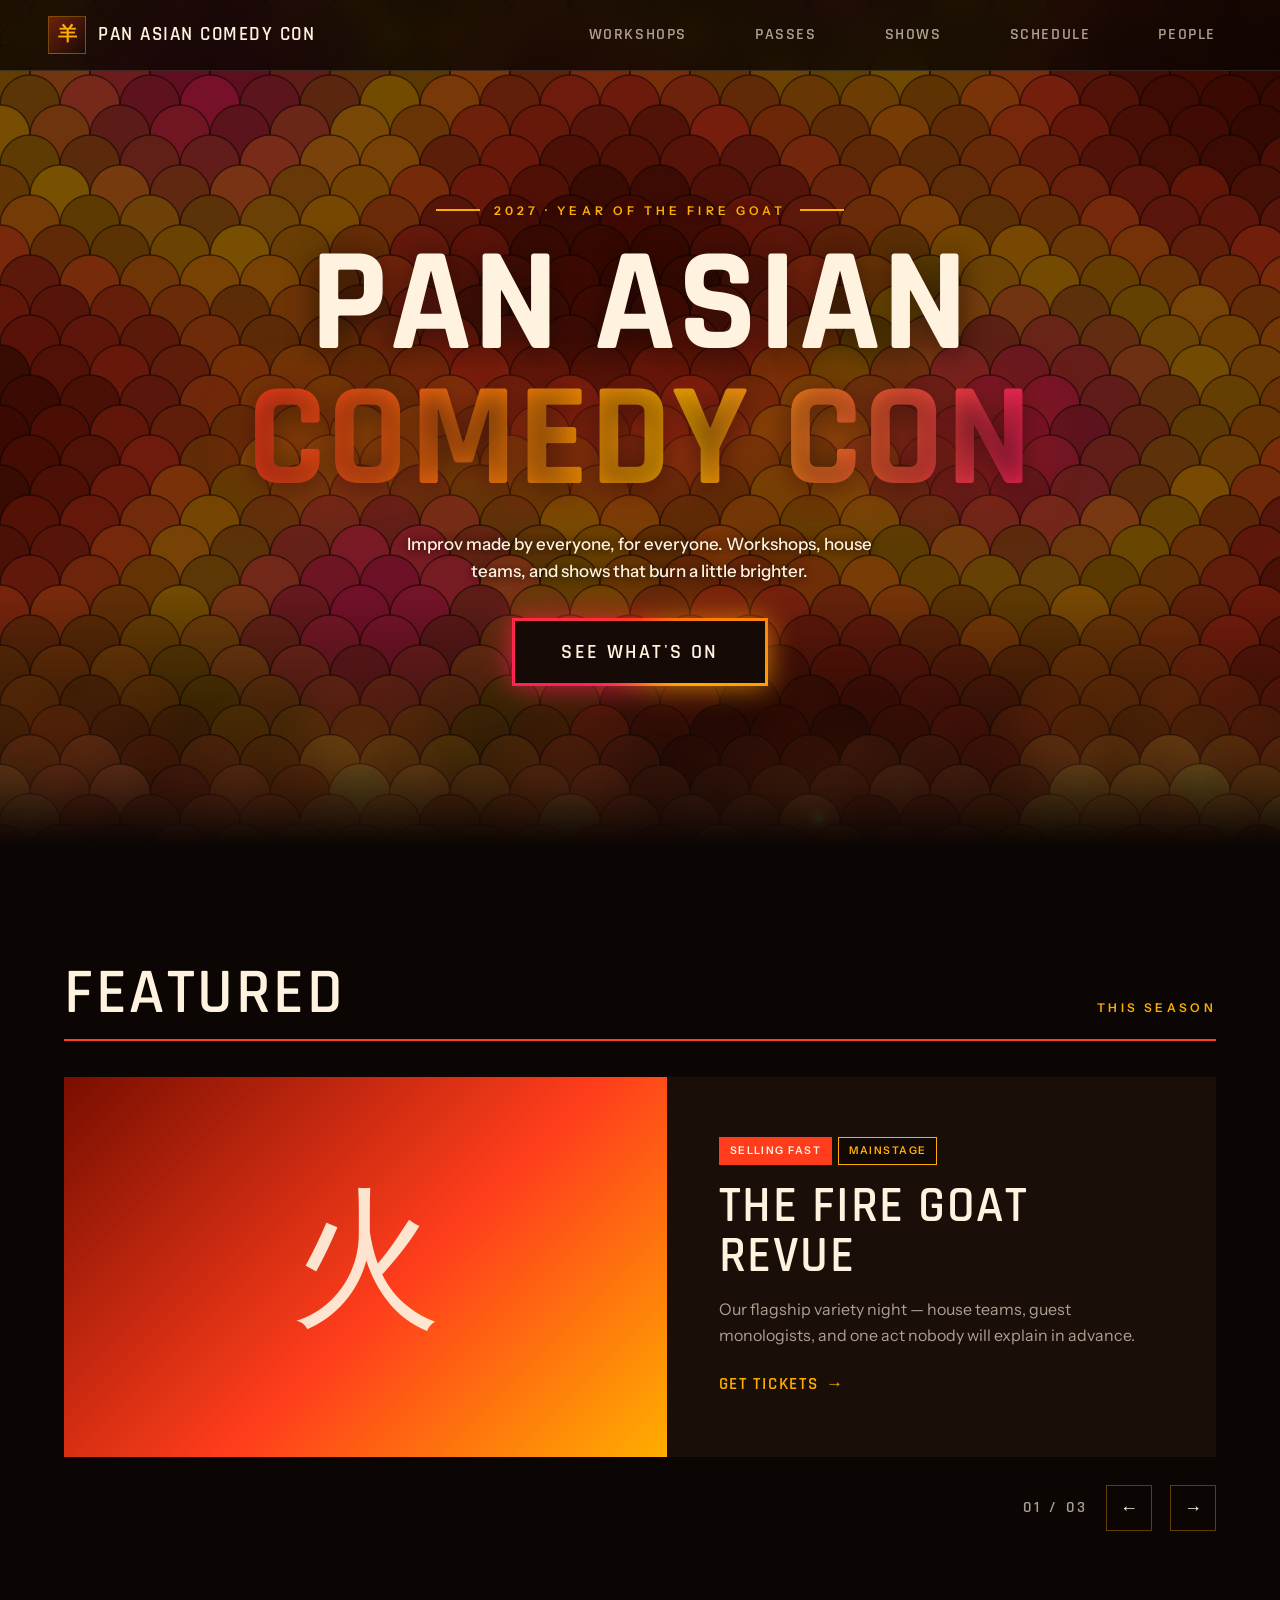
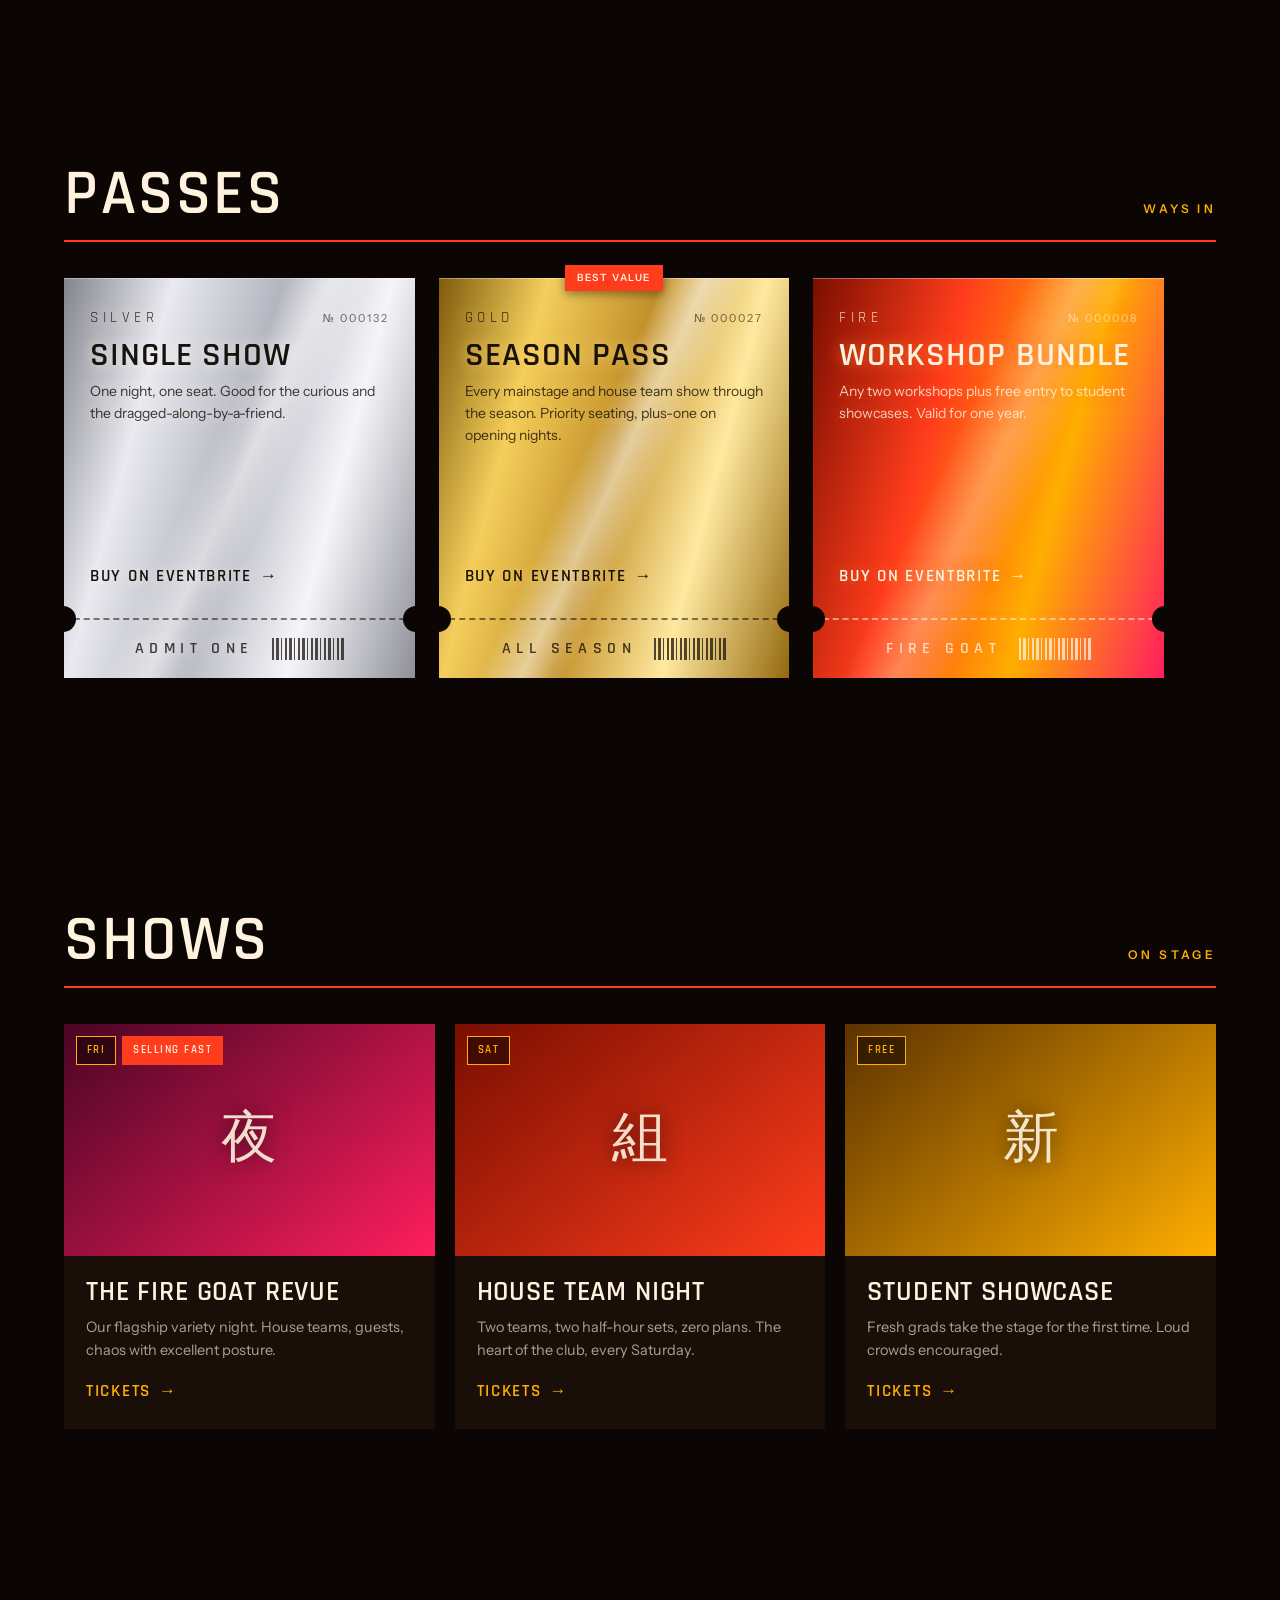
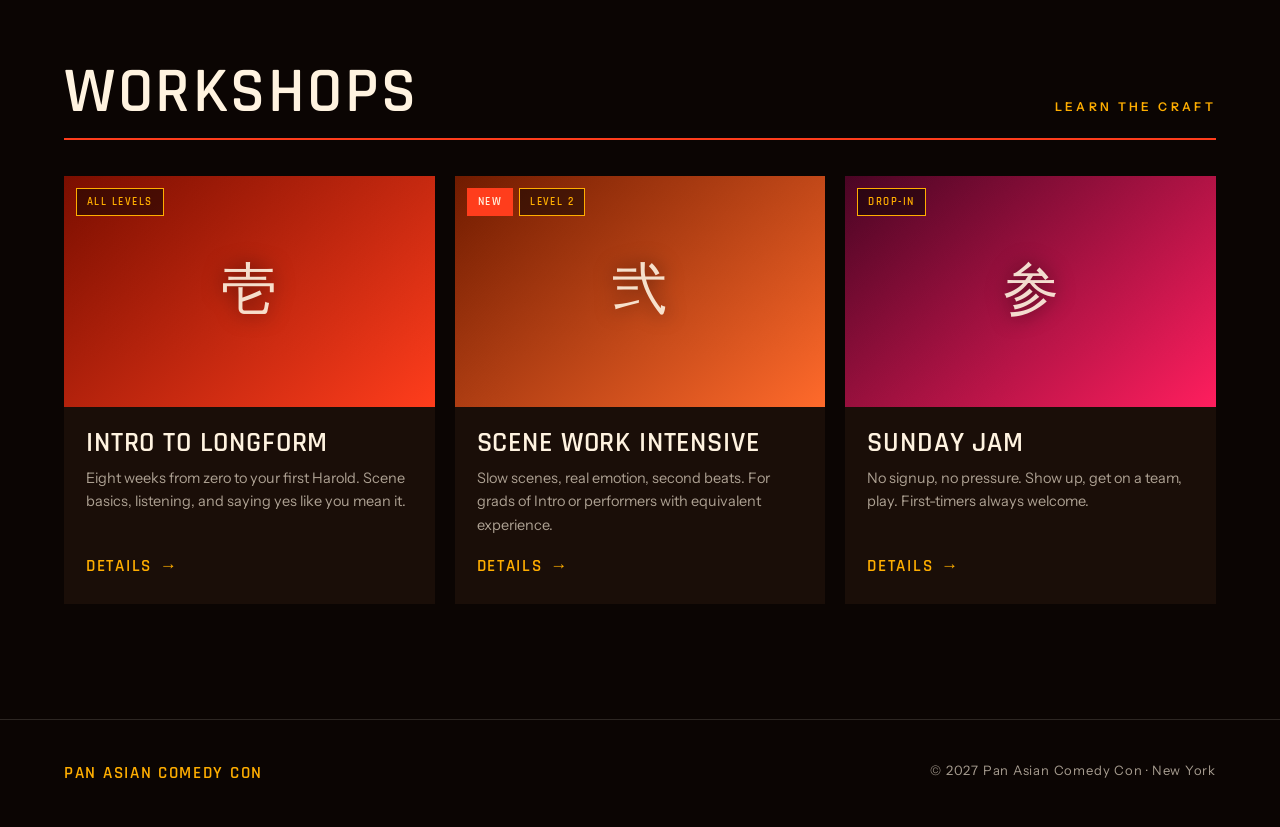
<file: index.html>
<!DOCTYPE html>
<html lang="en">
<head>
<meta charset="UTF-8">
<meta name="viewport" content="width=device-width, initial-scale=1.0">
<title>Pan Asian Comedy Con</title>
<meta name="description" content="Improv, workshops, and shows. NYC. 2027 — Year of the Fire Goat.">
<link rel="preconnect" href="https://fonts.googleapis.com">
<link rel="preconnect" href="https://fonts.gstatic.com" crossorigin>
<link href="https://fonts.googleapis.com/css2?family=Rajdhani:wght@500;600;700&family=Instrument+Sans:wght@400;500;600&display=swap" rel="stylesheet">
<link rel="stylesheet" href="assets/style.css">
</head>
<body>

<nav class="nav" aria-label="Main">
  <a class="brand" href="#top">
    <span class="brand-mark" aria-hidden="true">羊</span>
    <span class="brand-name">Pan Asian Comedy Con</span>
  </a>
  <ul class="nav-links">
    <li><a href="#workshops">Workshops</a></li>
    <li><a href="#passes">Passes</a></li>
    <li><a href="#shows">Shows</a></li>
    <li><a href="schedule.html">Schedule</a></li>
    <li><a href="people.html">People</a></li>
  </ul>
  <button class="nav-toggle" aria-label="Menu" aria-expanded="false">
    <span></span><span></span><span></span>
  </button>
</nav>

<header class="hero" id="top">
  <canvas id="scales" aria-hidden="true"></canvas>
  <div class="hero-inner">
    <span class="eyebrow">2027 · Year of the Fire Goat</span>
    <h1>Pan Asian<br><span class="hot">Comedy Con</span></h1>
    <p>Improv made by everyone, for everyone. Workshops, house teams, and shows that burn a little brighter.</p>
    <a class="hero-cta" href="#shows">See What's On</a>
  </div>
</header>

<!-- ===================== FEATURED ===================== -->
<section class="section" aria-label="Featured">
  <div class="section-head">
    <h2>Featured</h2>
    <span class="kicker">This season</span>
  </div>

  <div class="carousel-wrap">
    <div class="carousel" id="carousel">
      <article class="slide">
        <div class="slide-art art-a" data-glyph="火"></div>
        <div class="slide-body">
          <div class="badges"><span class="badge fill">Selling fast</span><span class="badge">Mainstage</span></div>
          <h3>The Fire Goat Revue</h3>
          <p>Our flagship variety night — house teams, guest monologists, and one act nobody will explain in advance.</p>
          <a class="card-link" href="#shows">Get tickets <span class="arr">→</span></a>
        </div>
      </article>
      <article class="slide">
        <div class="slide-art art-b" data-glyph="初"></div>
        <div class="slide-body">
          <div class="badges"><span class="badge">All levels</span><span class="badge">8 weeks</span></div>
          <h3>Intro to Longform</h3>
          <p>No experience needed. Learn scene work, agreement, and how to find the game — then perform on our stage.</p>
          <a class="card-link" href="#workshops">Learn more <span class="arr">→</span></a>
        </div>
      </article>
      <article class="slide">
        <div class="slide-art art-c" data-glyph="季"></div>
        <div class="slide-body">
          <div class="badges"><span class="badge fill">Best value</span><span class="badge">Members</span></div>
          <h3>Season Pass</h3>
          <p>Every show, all season, one price. Skip the line and bring a friend to opening nights.</p>
          <a class="card-link" href="#passes">See passes <span class="arr">→</span></a>
        </div>
      </article>
    </div>
    <div class="carousel-controls">
      <span class="carousel-counter" id="counter">01 / 03</span>
      <button class="c-btn" id="prev" aria-label="Previous slide">←</button>
      <button class="c-btn" id="next" aria-label="Next slide">→</button>
    </div>
  </div>
</section>

<!-- ===================== PASSES ===================== -->
<section class="section" id="passes">
  <div class="section-head">
    <h2>Passes</h2>
    <span class="kicker">Ways in</span>
  </div>
  <div class="tickets">
    <article class="ticket tk-silver">
      <div class="tk-body">
        <div class="tk-top"><span class="tk-tier">Silver</span><span class="tk-serial">№ 000132</span></div>
        <h3>Single Show</h3>
        <p>One night, one seat. Good for the curious and the dragged-along-by-a-friend.</p>
        <a class="tk-link" href="#">Buy on Eventbrite <span class="arr">→</span></a>
      </div>
      <div class="tk-stub">
        <span class="tk-admit">Admit One</span>
        <div class="tk-barcode" aria-hidden="true"></div>
      </div>
    </article>

    <article class="ticket tk-gold">
      <span class="tk-flag">Best value</span>
      <div class="tk-body">
        <div class="tk-top"><span class="tk-tier">Gold</span><span class="tk-serial">№ 000027</span></div>
        <h3>Season Pass</h3>
        <p>Every mainstage and house team show through the season. Priority seating, plus-one on opening nights.</p>
        <a class="tk-link" href="#">Buy on Eventbrite <span class="arr">→</span></a>
      </div>
      <div class="tk-stub">
        <span class="tk-admit">All Season</span>
        <div class="tk-barcode" aria-hidden="true"></div>
      </div>
    </article>

    <article class="ticket tk-fire">
      <div class="tk-body">
        <div class="tk-top"><span class="tk-tier">Fire</span><span class="tk-serial">№ 000008</span></div>
        <h3>Workshop Bundle</h3>
        <p>Any two workshops plus free entry to student showcases. Valid for one year.</p>
        <a class="tk-link" href="#">Buy on Eventbrite <span class="arr">→</span></a>
      </div>
      <div class="tk-stub">
        <span class="tk-admit">Fire Goat</span>
        <div class="tk-barcode" aria-hidden="true"></div>
      </div>
    </article>
  </div>
</section>

<!-- ===================== SHOWS ===================== -->
<section class="section" id="shows">
  <div class="section-head">
    <h2>Shows</h2>
    <span class="kicker">On stage</span>
  </div>
  <div class="grid" id="shows-grid">
    <article class="card">
      <div class="card-img t-show-1"><span class="glyph">夜</span><div class="badges"><span class="badge">Fri</span><span class="badge fill">Selling fast</span></div></div>
      <div class="card-body">
        <h3>The Fire Goat Revue</h3>
        <p>Our flagship variety night. House teams, guests, chaos with excellent posture.</p>
        <a class="card-link" href="#">Tickets <span class="arr">→</span></a>
      </div>
    </article>
    <article class="card">
      <div class="card-img t-show-2"><span class="glyph">組</span><div class="badges"><span class="badge">Sat</span></div></div>
      <div class="card-body">
        <h3>House Team Night</h3>
        <p>Two teams, two half-hour sets, zero plans. The heart of the club, every Saturday.</p>
        <a class="card-link" href="#">Tickets <span class="arr">→</span></a>
      </div>
    </article>
    <article class="card">
      <div class="card-img t-show-3"><span class="glyph">新</span><div class="badges"><span class="badge">Free</span></div></div>
      <div class="card-body">
        <h3>Student Showcase</h3>
        <p>Fresh grads take the stage for the first time. Loud crowds encouraged.</p>
        <a class="card-link" href="#">Tickets <span class="arr">→</span></a>
      </div>
    </article>
  </div>
</section>

<!-- ===================== WORKSHOPS ===================== -->
<section class="section" id="workshops">
  <div class="section-head">
    <h2>Workshops</h2>
    <span class="kicker">Learn the craft</span>
  </div>
  <div class="grid" id="workshops-grid">
    <article class="card">
      <div class="card-img t-work-1"><span class="glyph">壱</span><div class="badges"><span class="badge">All levels</span></div></div>
      <div class="card-body">
        <h3>Intro to Longform</h3>
        <p>Eight weeks from zero to your first Harold. Scene basics, listening, and saying yes like you mean it.</p>
        <a class="card-link" href="#">Details <span class="arr">→</span></a>
      </div>
    </article>
    <article class="card">
      <div class="card-img t-work-2"><span class="glyph">弐</span><div class="badges"><span class="badge fill">New</span><span class="badge">Level 2</span></div></div>
      <div class="card-body">
        <h3>Scene Work Intensive</h3>
        <p>Slow scenes, real emotion, second beats. For grads of Intro or performers with equivalent experience.</p>
        <a class="card-link" href="#">Details <span class="arr">→</span></a>
      </div>
    </article>
    <article class="card">
      <div class="card-img t-work-3"><span class="glyph">参</span><div class="badges"><span class="badge">Drop-in</span></div></div>
      <div class="card-body">
        <h3>Sunday Jam</h3>
        <p>No signup, no pressure. Show up, get on a team, play. First-timers always welcome.</p>
        <a class="card-link" href="#">Details <span class="arr">→</span></a>
      </div>
    </article>
  </div>
</section>

<footer>
  <span class="mark">Pan Asian Comedy Con</span>
  <span>© 2027 Pan Asian Comedy Con · New York</span>
</footer>

<script src="assets/fire.js"></script>
<script src="assets/sheet.js"></script>
<script>
/* ============ Carousel ============ */
const track = document.getElementById('carousel');
const counter = document.getElementById('counter');
const slideCount = () => track.children.length;
const pad = n => String(n).padStart(2,'0');

const slideWidth = () => track.firstElementChild.getBoundingClientRect().width + 20;
const current = () => Math.round(track.scrollLeft / slideWidth());

document.getElementById('next').addEventListener('click', () => {
  track.scrollTo({left: Math.min(current()+1, slideCount()-1) * slideWidth(), behavior:'smooth'});
});
document.getElementById('prev').addEventListener('click', () => {
  track.scrollTo({left: Math.max(current()-1, 0) * slideWidth(), behavior:'smooth'});
});
track.addEventListener('scroll', () => {
  counter.textContent = `${pad(current()+1)} / ${pad(slideCount())}`;
}, {passive:true});
</script>
</body>
</html>
</file>
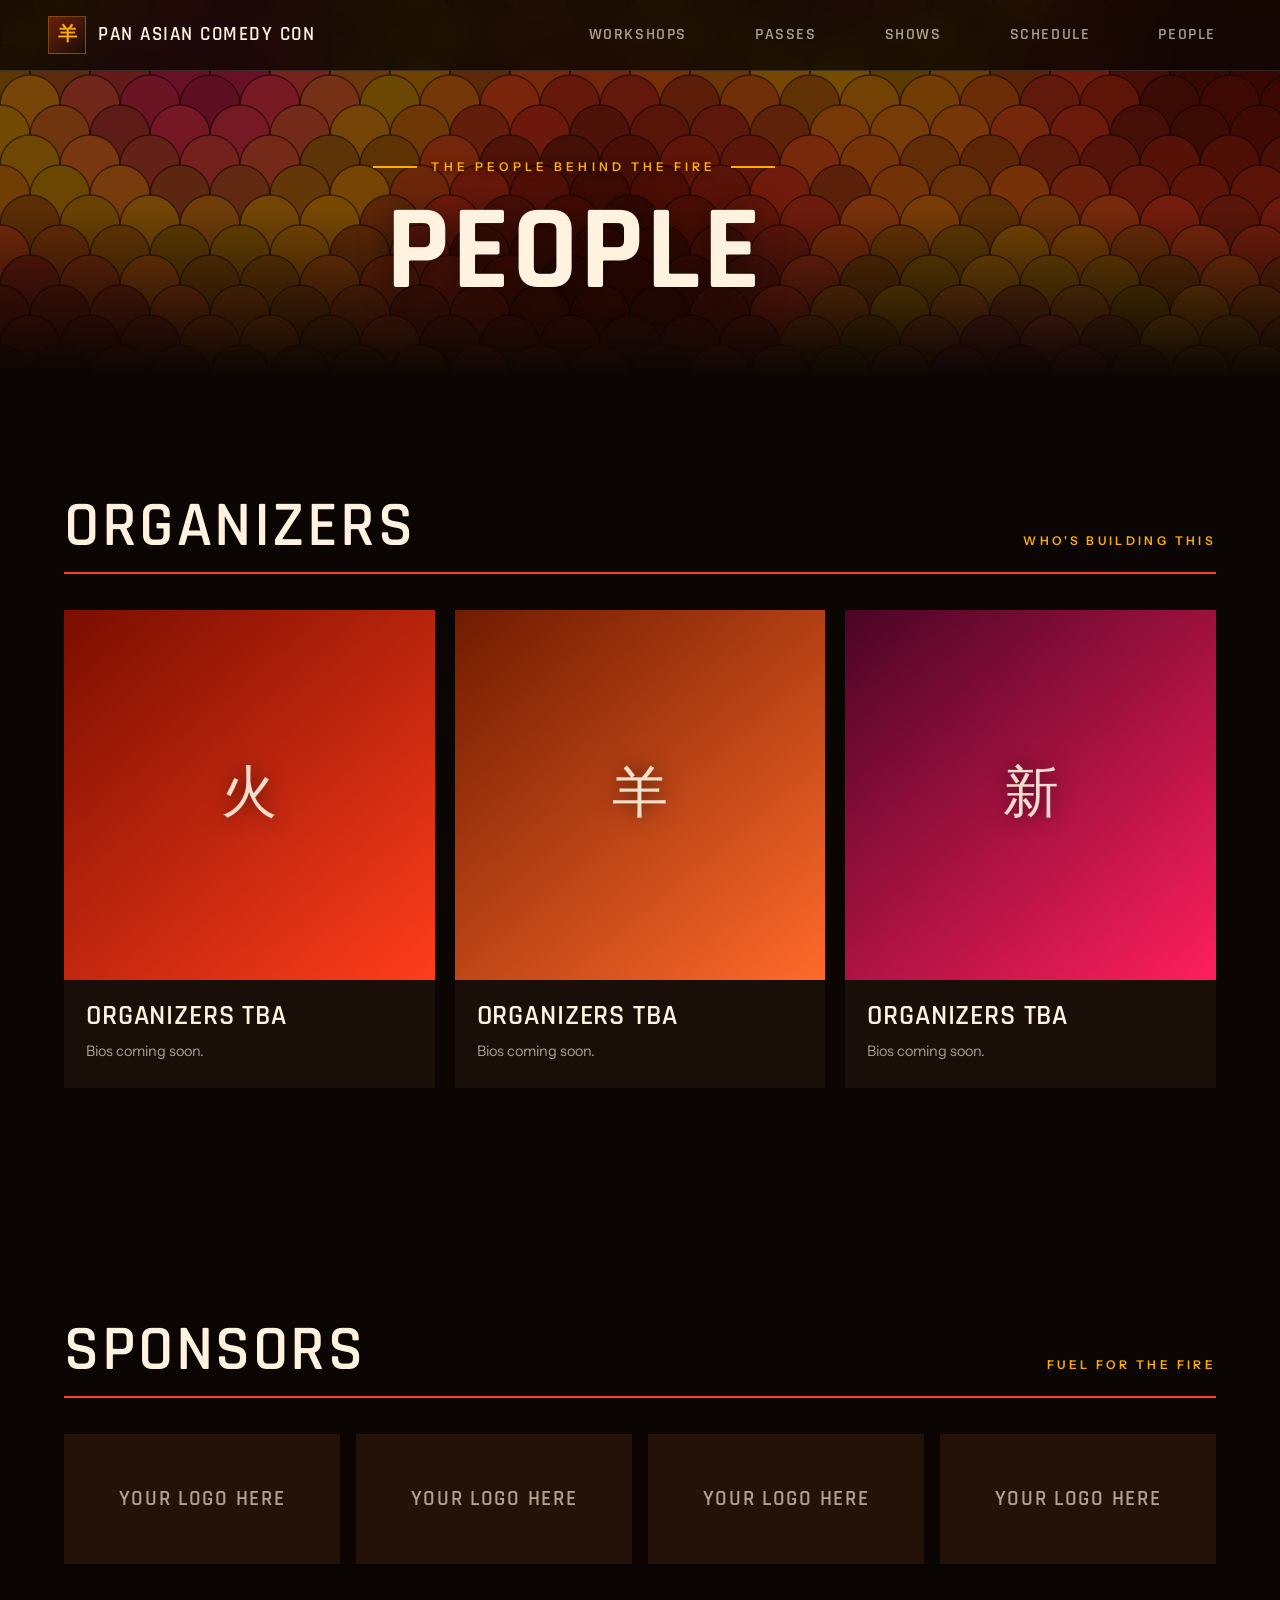
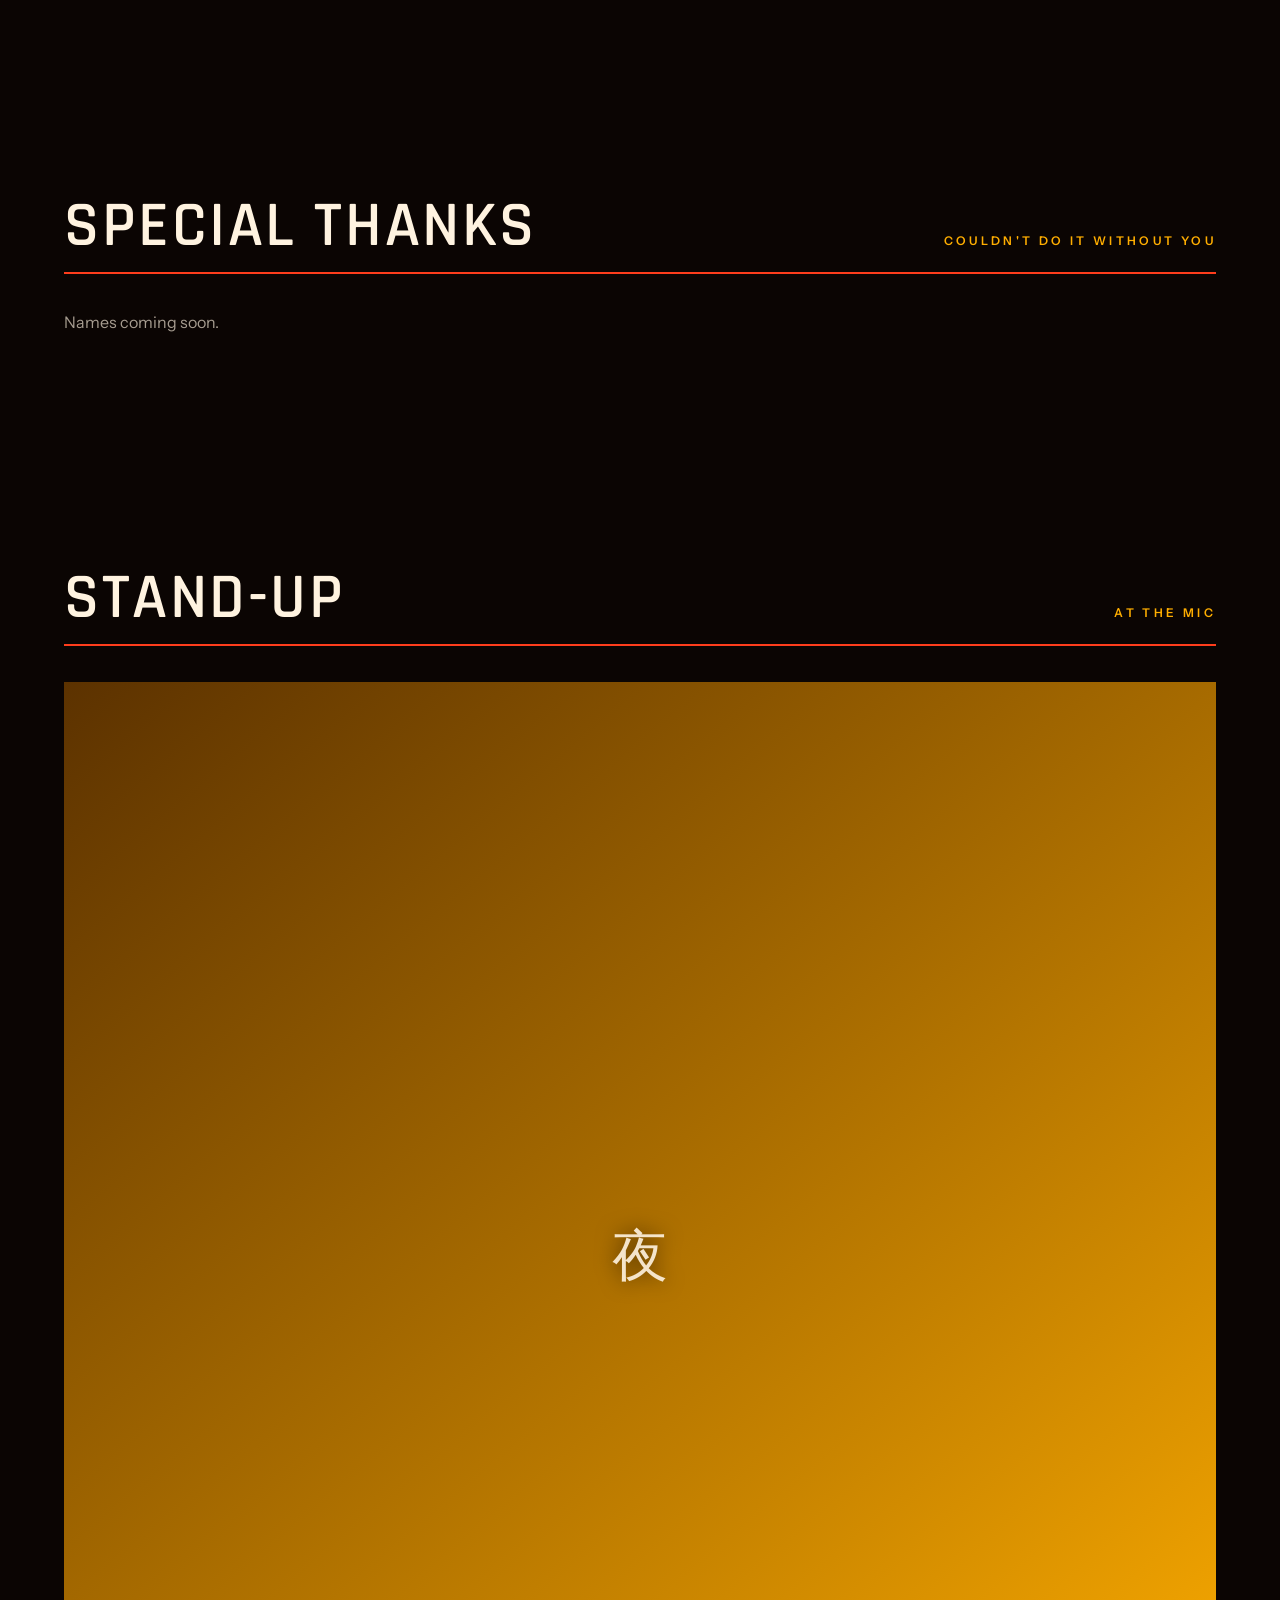
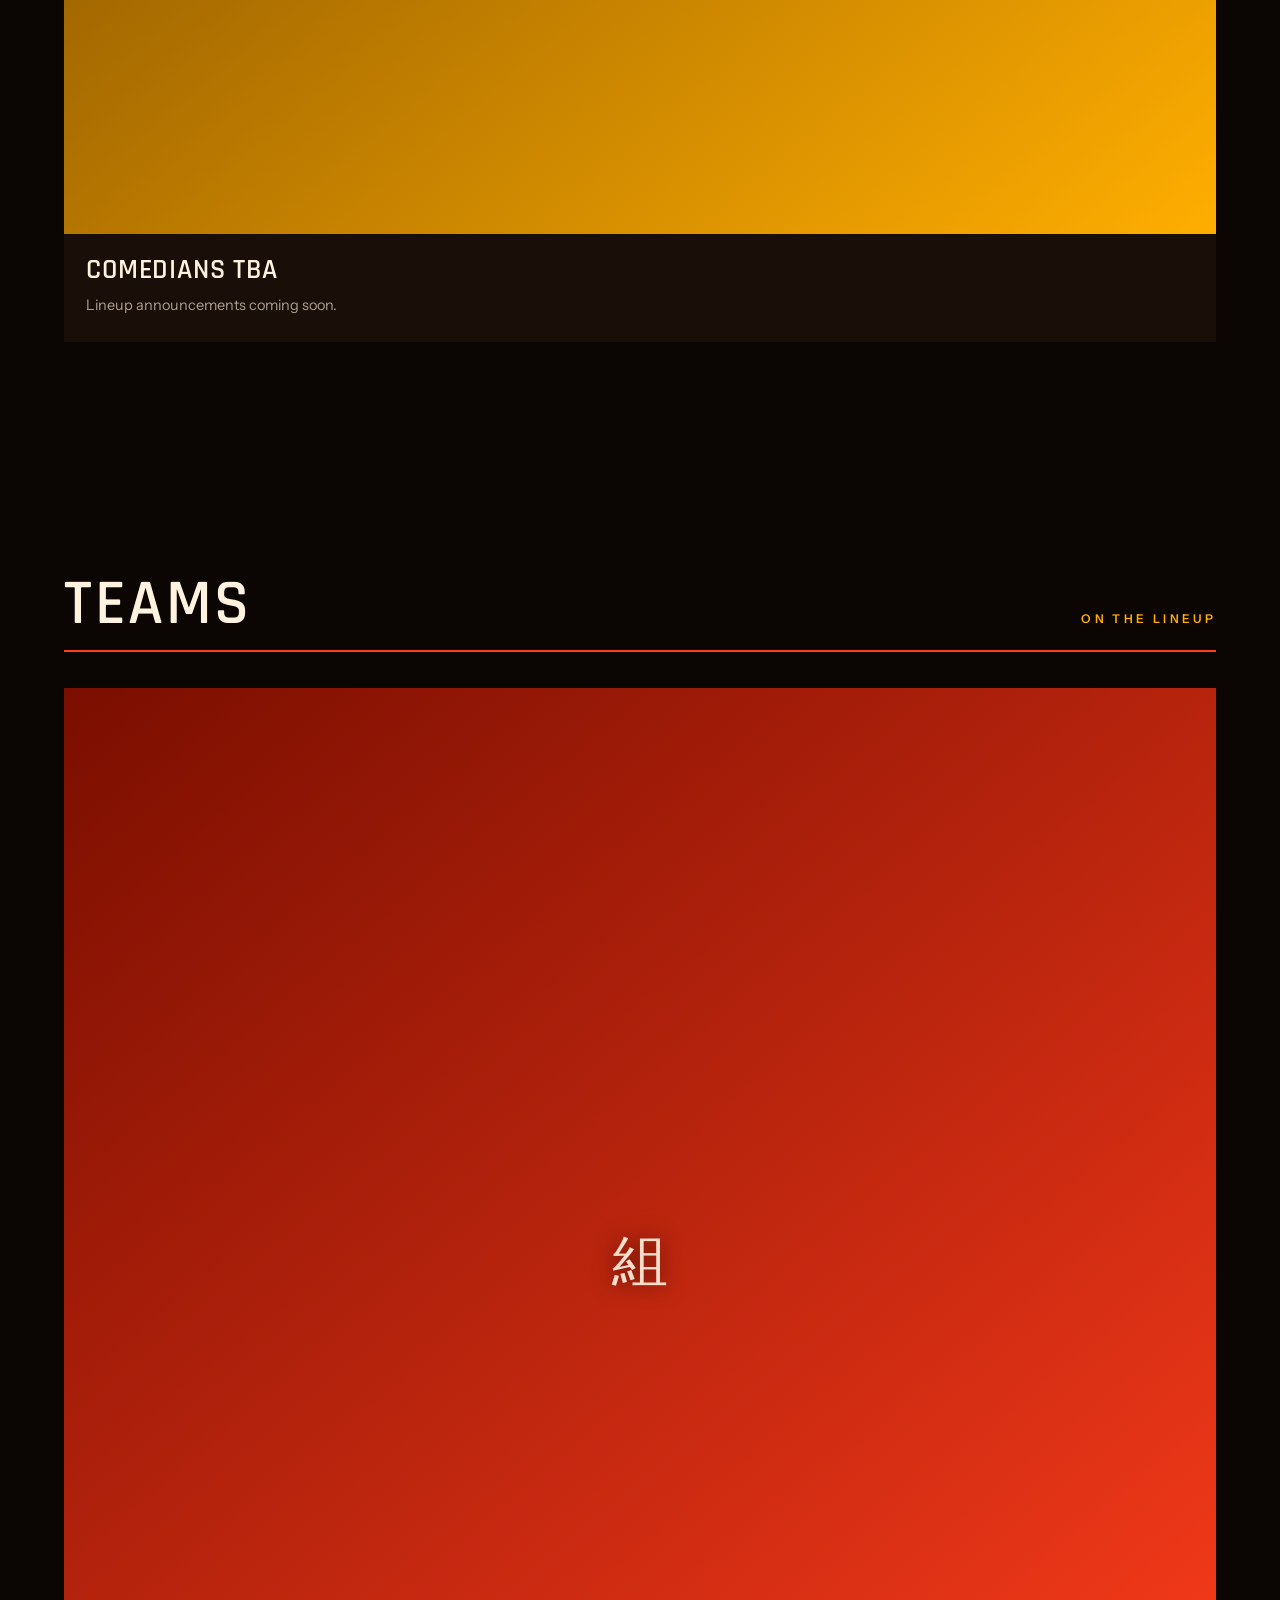
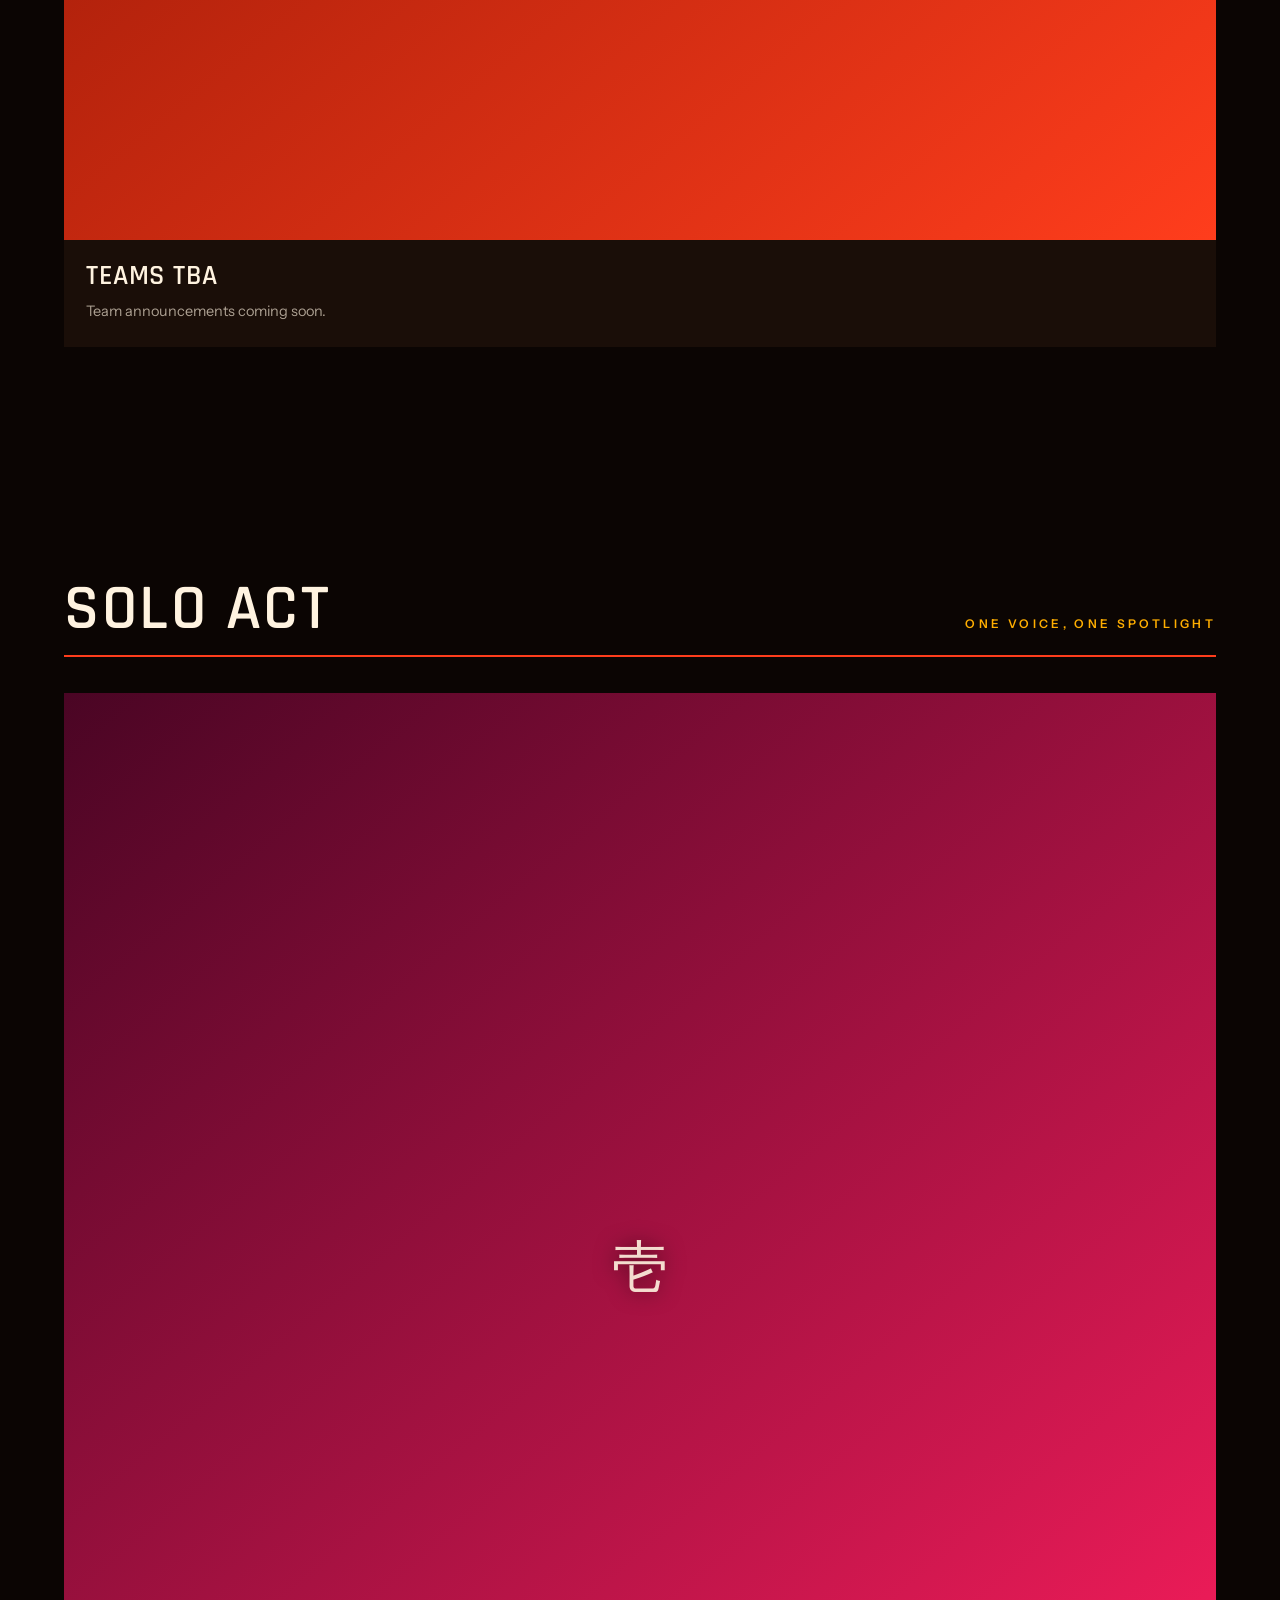
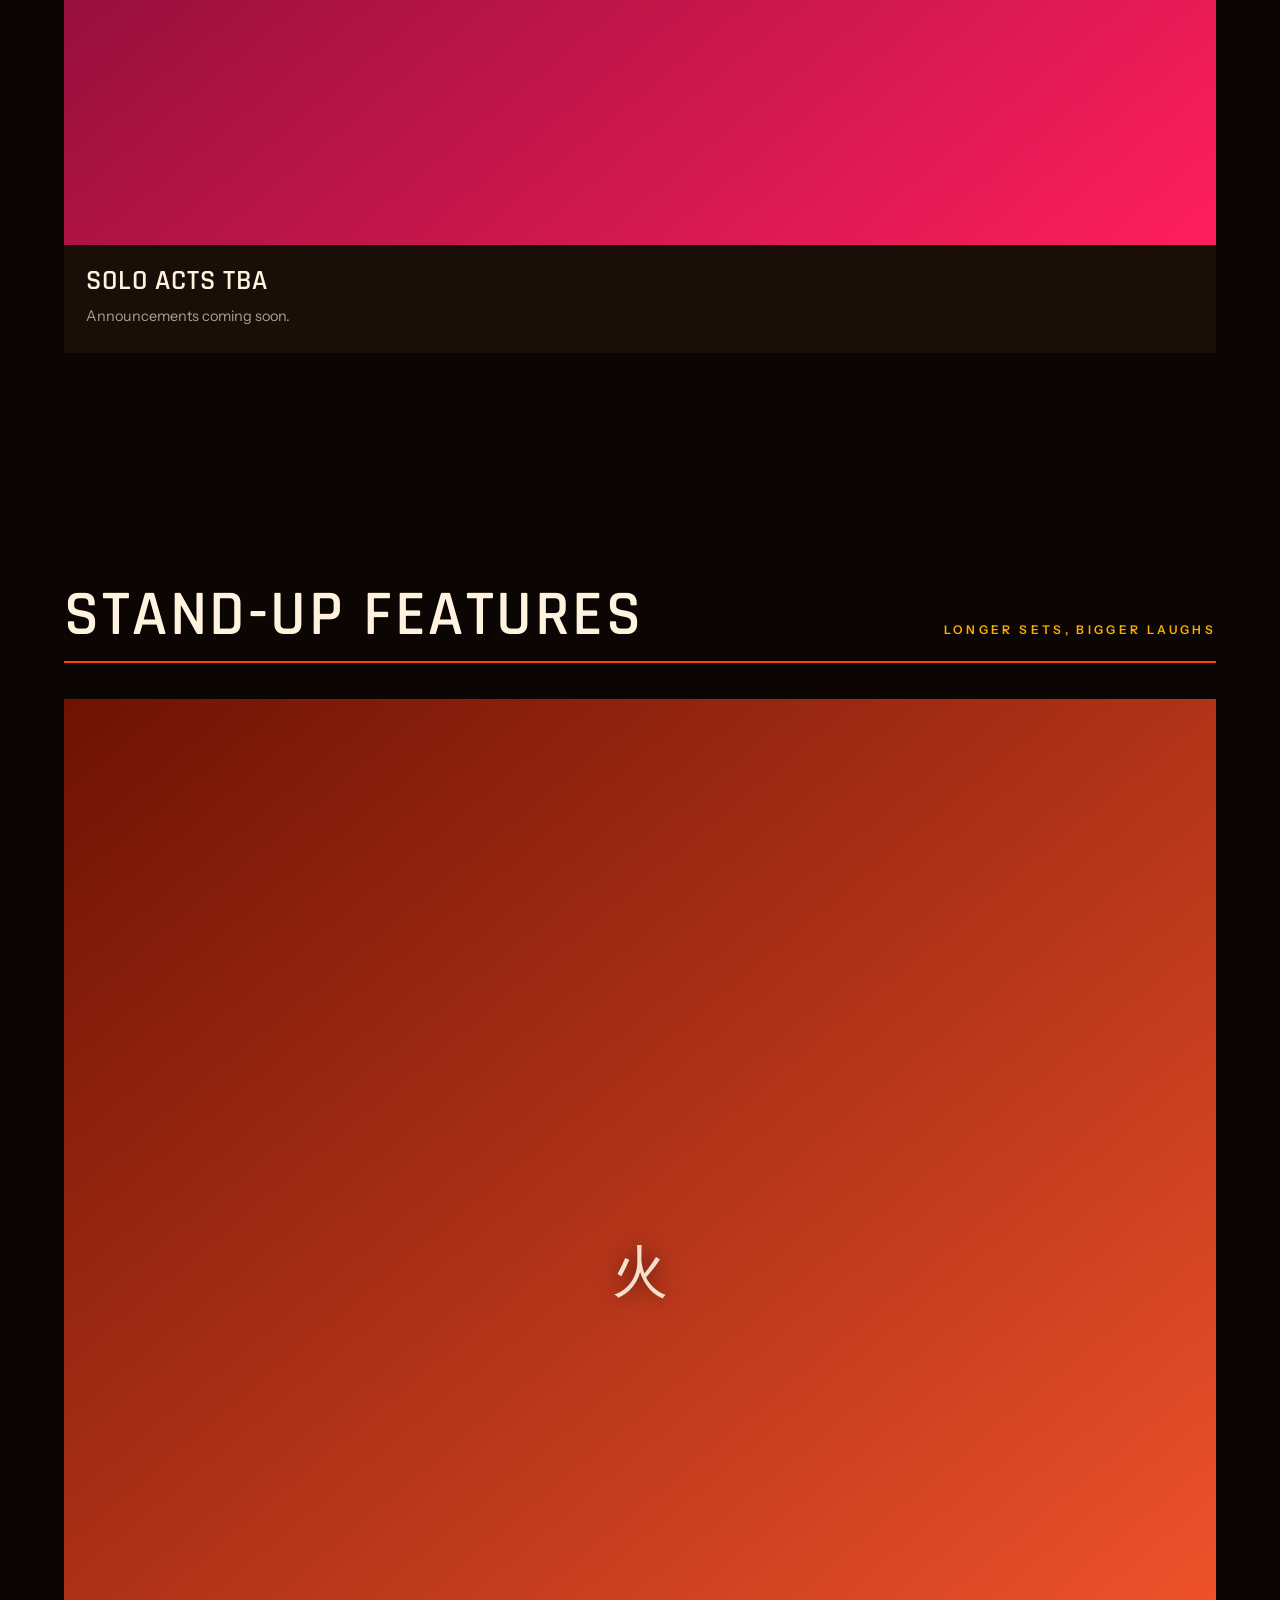
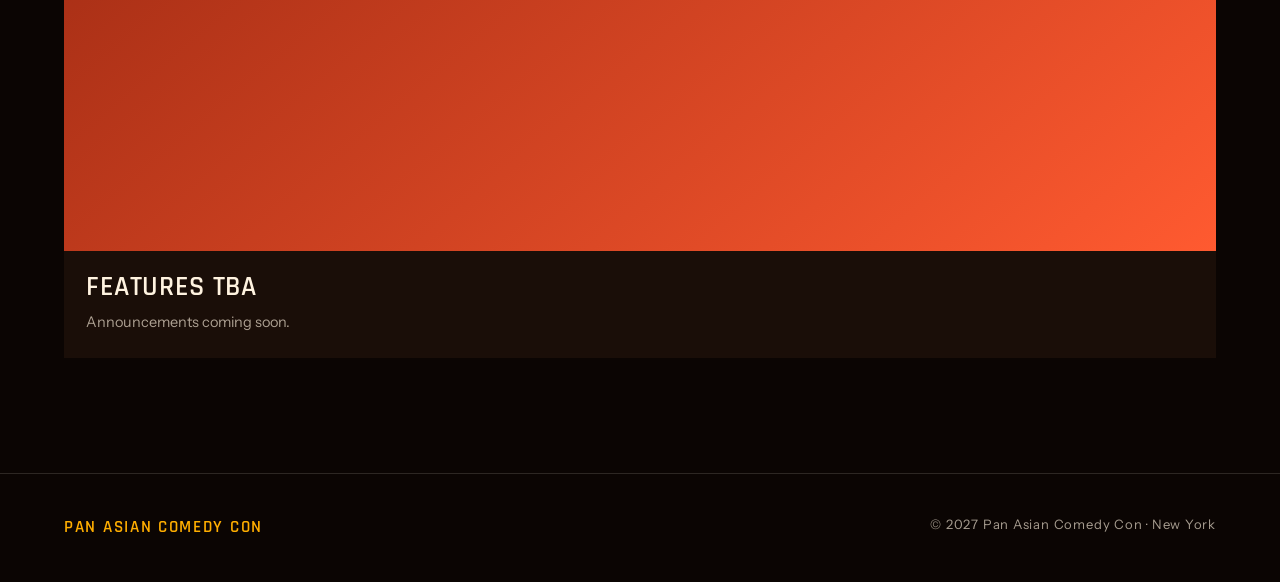
<file: people.html>
<!DOCTYPE html>
<html lang="en">
<head>
<meta charset="UTF-8">
<meta name="viewport" content="width=device-width, initial-scale=1.0">
<title>People — Pan Asian Comedy Con</title>
<link rel="preconnect" href="https://fonts.googleapis.com">
<link rel="preconnect" href="https://fonts.gstatic.com" crossorigin>
<link href="https://fonts.googleapis.com/css2?family=Rajdhani:wght@500;600;700&family=Instrument+Sans:wght@400;500;600&display=swap" rel="stylesheet">
<link rel="stylesheet" href="assets/style.css">
</head>
<body class="page-people">
<nav class="nav" aria-label="Main">
  <a class="brand" href="index.html">
    <span class="brand-mark" aria-hidden="true">羊</span>
    <span class="brand-name">Pan Asian Comedy Con</span>
  </a>
  <ul class="nav-links">
    <li><a href="index.html#workshops">Workshops</a></li>
    <li><a href="index.html#passes">Passes</a></li>
    <li><a href="index.html#shows">Shows</a></li>
    <li><a href="schedule.html">Schedule</a></li>
    <li><a href="people.html">People</a></li>
  </ul>
  <button class="nav-toggle" aria-label="Menu" aria-expanded="false">
    <span></span><span></span><span></span>
  </button>
</nav>

<header class="page-hero" id="top">
  <canvas id="scales" data-static aria-hidden="true"></canvas>
  <div class="hero-inner">
    <span class="eyebrow">The people behind the fire</span>
    <h1>People</h1>
  </div>
</header>

<section class="section" id="organizers">
  <div class="section-head">
    <h2>Organizers</h2>
    <span class="kicker">Who's building this</span>
  </div>
  <div class="grid" id="organizers-grid">
    <article class="card person">
      <div class="card-img t-work-1"><span class="glyph">火</span></div>
      <div class="card-body">
        <h3>Organizers TBA</h3>
        <p>Bios coming soon.</p>
      </div>
    </article>
    <article class="card person">
      <div class="card-img t-work-2"><span class="glyph">羊</span></div>
      <div class="card-body">
        <h3>Organizers TBA</h3>
        <p>Bios coming soon.</p>
      </div>
    </article>
    <article class="card person">
      <div class="card-img t-work-3"><span class="glyph">新</span></div>
      <div class="card-body">
        <h3>Organizers TBA</h3>
        <p>Bios coming soon.</p>
      </div>
    </article>
  </div>
</section>

<section class="section" id="sponsors">
  <div class="section-head">
    <h2>Sponsors</h2>
    <span class="kicker">Fuel for the fire</span>
  </div>
  <div class="sponsors" id="sponsors-grid">
    <div class="sponsor"><span>Your logo here</span></div>
    <div class="sponsor"><span>Your logo here</span></div>
    <div class="sponsor"><span>Your logo here</span></div>
    <div class="sponsor"><span>Your logo here</span></div>
  </div>
</section>

<section class="section" id="special-thanks">
  <div class="section-head">
    <h2>Special Thanks</h2>
    <span class="kicker">Couldn't do it without you</span>
  </div>
  <div class="thanks-list" id="special-thanks-list">
    <p style="color:var(--paper-dim)">Names coming soon.</p>
  </div>
</section>

<section class="section" id="standup">
  <div class="section-head">
    <h2>Stand-Up</h2>
    <span class="kicker">At the mic</span>
  </div>
  <div class="grid" id="standup-grid">
    <article class="card person">
      <div class="card-img t-pass-1"><span class="glyph">夜</span></div>
      <div class="card-body"><h3>Comedians TBA</h3><p>Lineup announcements coming soon.</p></div>
    </article>
  </div>
</section>

<section class="section" id="teams">
  <div class="section-head">
    <h2>Teams</h2>
    <span class="kicker">On the lineup</span>
  </div>
  <div class="grid" id="teams-grid">
    <article class="card person">
      <div class="card-img t-work-1"><span class="glyph">組</span></div>
      <div class="card-body"><h3>Teams TBA</h3><p>Team announcements coming soon.</p></div>
    </article>
  </div>
</section>

<section class="section" id="solo">
  <div class="section-head">
    <h2>Solo Act</h2>
    <span class="kicker">One voice, one spotlight</span>
  </div>
  <div class="grid" id="solo-grid">
    <article class="card person">
      <div class="card-img t-show-1"><span class="glyph">壱</span></div>
      <div class="card-body"><h3>Solo Acts TBA</h3><p>Announcements coming soon.</p></div>
    </article>
  </div>
</section>

<section class="section" id="standup-features">
  <div class="section-head">
    <h2>Stand-Up Features</h2>
    <span class="kicker">Longer sets, bigger laughs</span>
  </div>
  <div class="grid" id="standup-features-grid">
    <article class="card person">
      <div class="card-img t-pass-3"><span class="glyph">火</span></div>
      <div class="card-body"><h3>Features TBA</h3><p>Announcements coming soon.</p></div>
    </article>
  </div>
</section>

<footer>
  <span class="mark">Pan Asian Comedy Con</span>
  <span>© 2027 Pan Asian Comedy Con · New York</span>
</footer>

<script src="assets/fire.js"></script>
<script src="assets/sheet.js"></script>
</body>
</html>
</file>
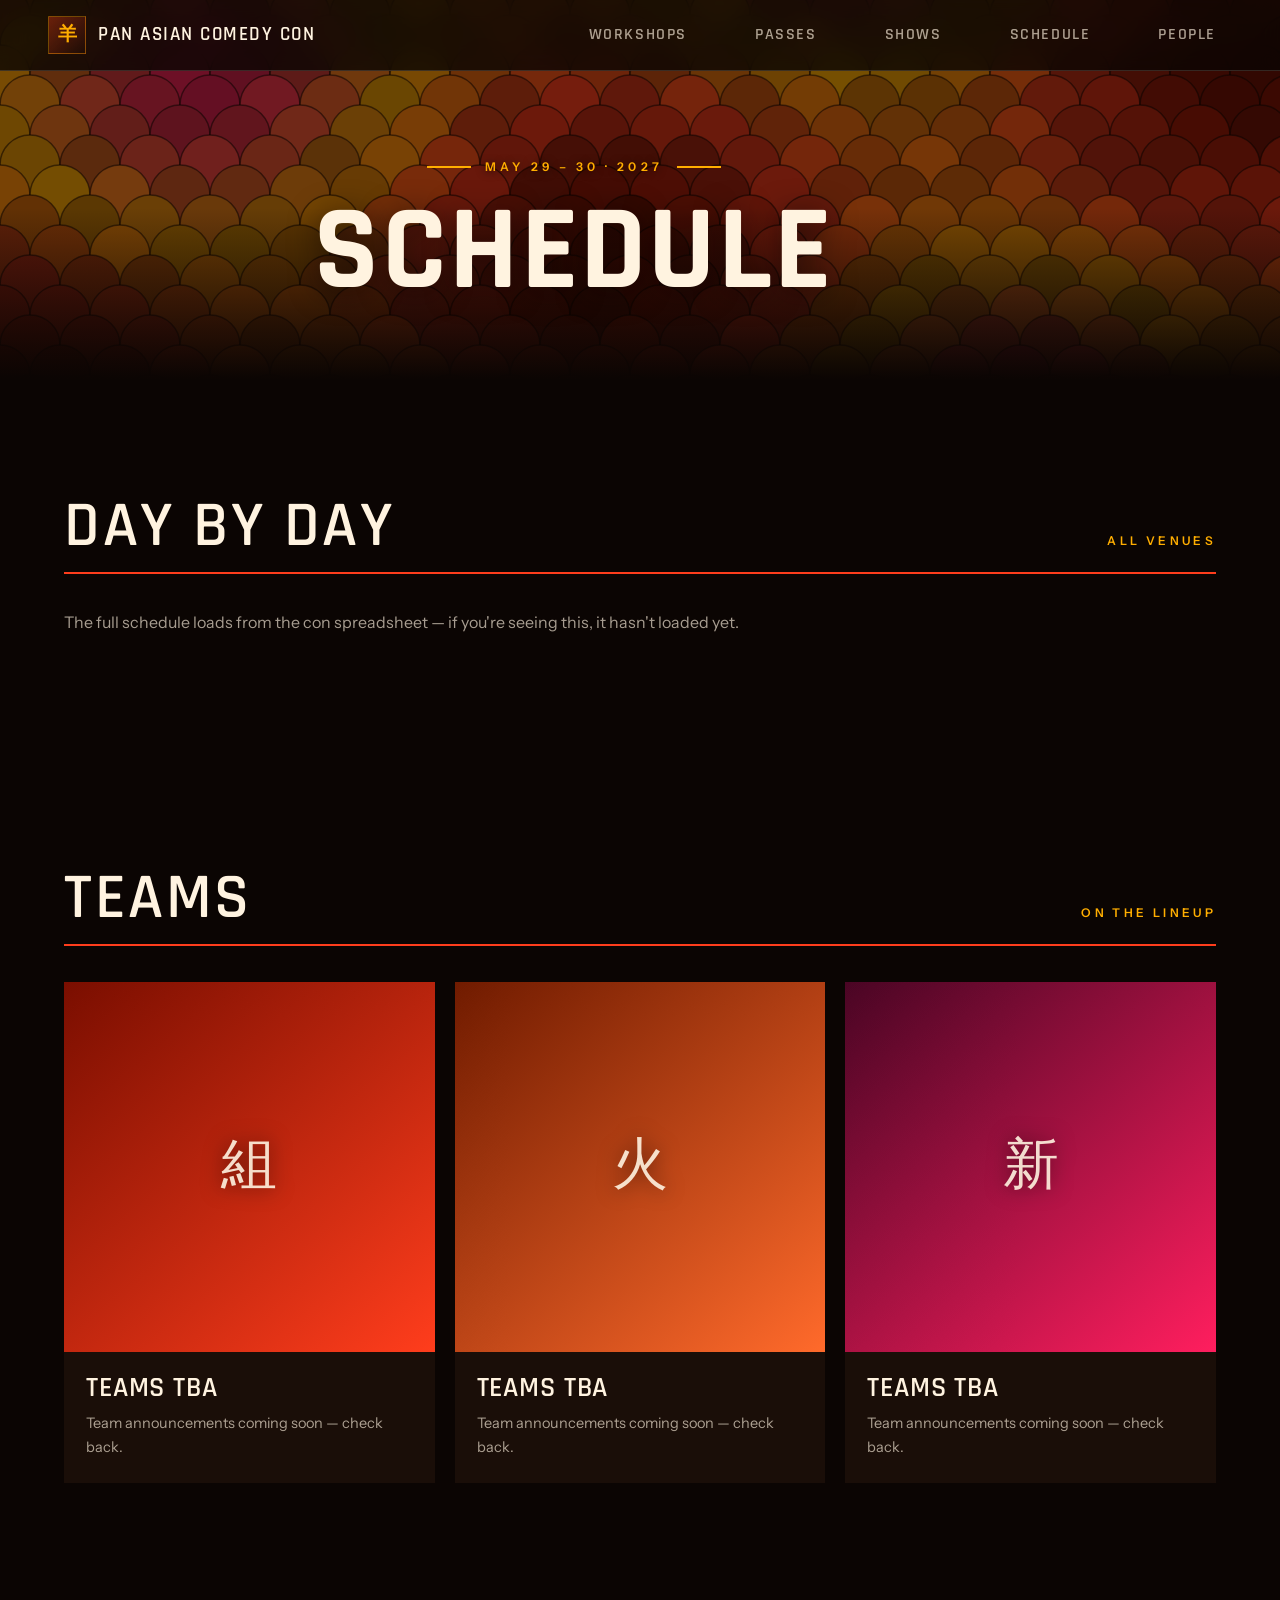
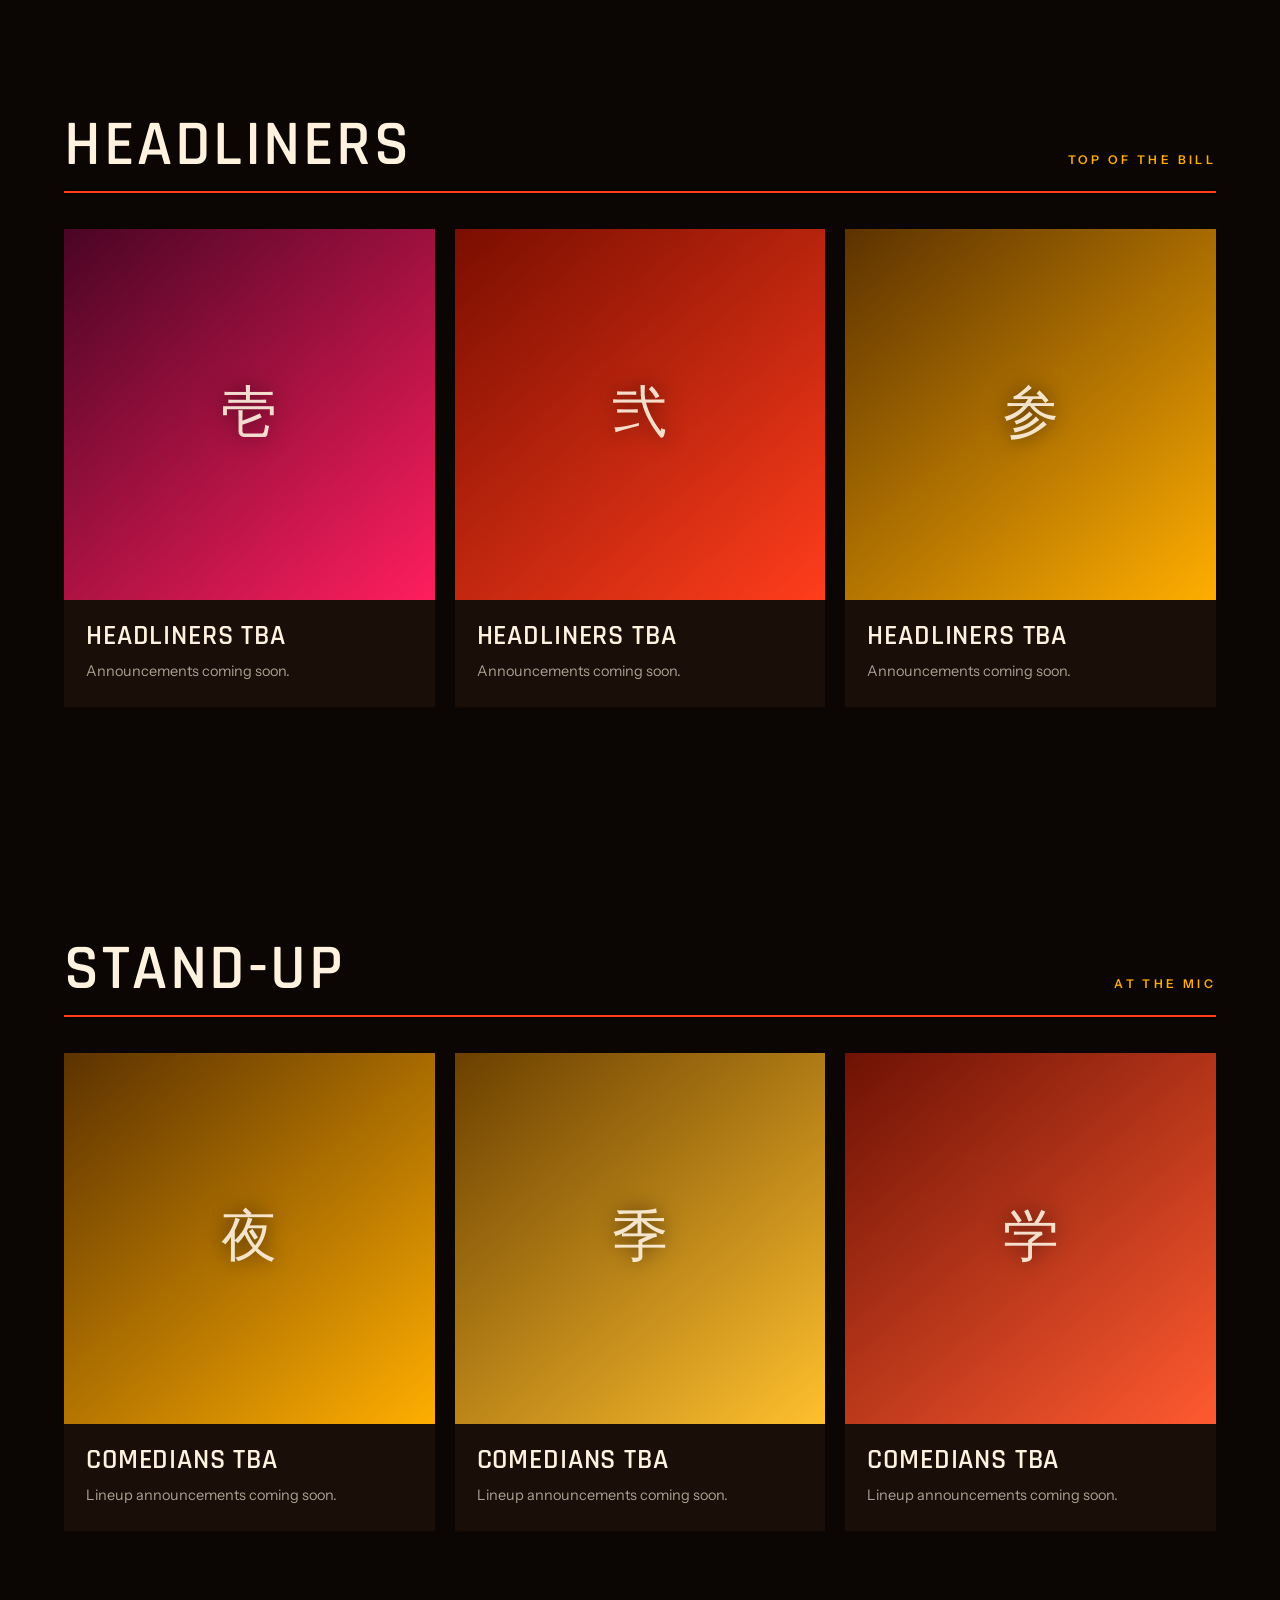
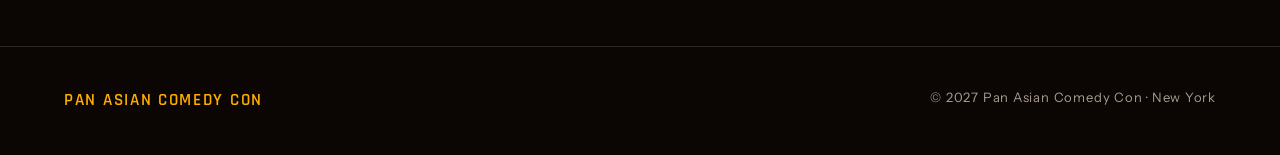
<file: schedule.html>
<!DOCTYPE html>
<html lang="en">
<head>
<meta charset="UTF-8">
<meta name="viewport" content="width=device-width, initial-scale=1.0">
<title>Schedule — Pan Asian Comedy Con</title>
<link rel="preconnect" href="https://fonts.googleapis.com">
<link rel="preconnect" href="https://fonts.gstatic.com" crossorigin>
<link href="https://fonts.googleapis.com/css2?family=Rajdhani:wght@500;600;700&family=Instrument+Sans:wght@400;500;600&display=swap" rel="stylesheet">
<link rel="stylesheet" href="assets/style.css">
</head>
<body>
<nav class="nav" aria-label="Main">
  <a class="brand" href="index.html">
    <span class="brand-mark" aria-hidden="true">羊</span>
    <span class="brand-name">Pan Asian Comedy Con</span>
  </a>
  <ul class="nav-links">
    <li><a href="index.html#workshops">Workshops</a></li>
    <li><a href="index.html#passes">Passes</a></li>
    <li><a href="index.html#shows">Shows</a></li>
    <li><a href="schedule.html">Schedule</a></li>
    <li><a href="people.html">People</a></li>
  </ul>
  <button class="nav-toggle" aria-label="Menu" aria-expanded="false">
    <span></span><span></span><span></span>
  </button>
</nav>

<header class="page-hero" id="top">
  <canvas id="scales" data-static aria-hidden="true"></canvas>
  <div class="hero-inner">
    <span class="eyebrow">May 29 – 30 · 2027</span>
    <h1>Schedule</h1>
  </div>
</header>

<section class="section">
  <div class="section-head">
    <h2>Day by Day</h2>
    <span class="kicker">All venues</span>
  </div>
  <div id="schedule-list">
    <p style="color:var(--paper-dim)">The full schedule loads from the con spreadsheet — if you're seeing this, it hasn't loaded yet.</p>
  </div>
</section>

<section class="section" id="teams">
  <div class="section-head">
    <h2>Teams</h2>
    <span class="kicker">On the lineup</span>
  </div>
  <div class="grid" id="teams-grid">
    <article class="card person">
      <div class="card-img t-work-1"><span class="glyph">組</span></div>
      <div class="card-body">
        <h3>Teams TBA</h3>
        <p>Team announcements coming soon — check back.</p>
      </div>
    </article>
    <article class="card person">
      <div class="card-img t-work-2"><span class="glyph">火</span></div>
      <div class="card-body">
        <h3>Teams TBA</h3>
        <p>Team announcements coming soon — check back.</p>
      </div>
    </article>
    <article class="card person">
      <div class="card-img t-work-3"><span class="glyph">新</span></div>
      <div class="card-body">
        <h3>Teams TBA</h3>
        <p>Team announcements coming soon — check back.</p>
      </div>
    </article>
  </div>
</section>

<section class="section" id="headliners">
  <div class="section-head">
    <h2>Headliners</h2>
    <span class="kicker">Top of the bill</span>
  </div>
  <div class="grid" id="headliners-grid">
    <article class="card person">
      <div class="card-img t-show-1"><span class="glyph">壱</span></div>
      <div class="card-body">
        <h3>Headliners TBA</h3>
        <p>Announcements coming soon.</p>
      </div>
    </article>
    <article class="card person">
      <div class="card-img t-show-2"><span class="glyph">弐</span></div>
      <div class="card-body">
        <h3>Headliners TBA</h3>
        <p>Announcements coming soon.</p>
      </div>
    </article>
    <article class="card person">
      <div class="card-img t-show-3"><span class="glyph">参</span></div>
      <div class="card-body">
        <h3>Headliners TBA</h3>
        <p>Announcements coming soon.</p>
      </div>
    </article>
  </div>
</section>

<section class="section" id="standup">
  <div class="section-head">
    <h2>Stand-Up</h2>
    <span class="kicker">At the mic</span>
  </div>
  <div class="grid" id="standup-grid">
    <article class="card person">
      <div class="card-img t-pass-1"><span class="glyph">夜</span></div>
      <div class="card-body">
        <h3>Comedians TBA</h3>
        <p>Lineup announcements coming soon.</p>
      </div>
    </article>
    <article class="card person">
      <div class="card-img t-pass-2"><span class="glyph">季</span></div>
      <div class="card-body">
        <h3>Comedians TBA</h3>
        <p>Lineup announcements coming soon.</p>
      </div>
    </article>
    <article class="card person">
      <div class="card-img t-pass-3"><span class="glyph">学</span></div>
      <div class="card-body">
        <h3>Comedians TBA</h3>
        <p>Lineup announcements coming soon.</p>
      </div>
    </article>
  </div>
</section>

<footer>
  <span class="mark">Pan Asian Comedy Con</span>
  <span>© 2027 Pan Asian Comedy Con · New York</span>
</footer>

<script src="assets/fire.js"></script>
<script src="assets/sheet.js"></script>
</body>
</html>
</file>
<file: assets/style.css>
:root{
  --ink:#0B0503;
  --char:#1A0E08;
  --char-2:#241209;
  --paper:#FFF3E0;
  --paper-dim:rgba(255,243,224,.64);
  --ember:#FF3D1C;
  --molten:#FFAE00;
  --magma:#FF1E5E;
  --deep:#7A0E00;
  --line:rgba(255,174,0,.35);
  --line-soft:rgba(255,243,224,.14);
  --display:"Rajdhani",sans-serif;
  --body:"Instrument Sans",system-ui,sans-serif;
}
*{margin:0;padding:0;box-sizing:border-box}
html{scroll-behavior:smooth;scroll-padding-top:80px}
body{
  background:var(--ink);
  color:var(--paper);
  font-family:var(--body);
  font-size:16px;line-height:1.6;
  -webkit-font-smoothing:antialiased;
}
a{color:inherit}
:focus-visible{outline:2px solid var(--molten);outline-offset:3px}

/* ---------- Nav ---------- */
.nav{
  position:fixed;inset:0 0 auto 0;z-index:50;
  display:flex;align-items:center;justify-content:space-between;
  padding:14px clamp(20px,4vw,48px);
  background:rgba(11,5,3,.8);
  backdrop-filter:blur(12px);
  -webkit-backdrop-filter:blur(12px);
  border-bottom:1px solid var(--line-soft);
}
.brand{display:flex;align-items:center;gap:12px;text-decoration:none}
.brand-mark{
  width:38px;height:38px;flex:none;
  border:1px solid var(--line);
  display:grid;place-items:center;
  font-family:var(--display);font-size:19px;color:var(--molten);
  background:linear-gradient(135deg,rgba(255,61,28,.35),transparent);
}
.brand-name{
  font-family:var(--display);
  font-size:19px;letter-spacing:.08em;white-space:nowrap;
}
.nav-links{display:flex;gap:clamp(16px,3vw,36px);list-style:none}
.nav-links a{
  position:relative;display:inline-block;padding:8px 16px;
  text-decoration:none;font-family:var(--display);
  font-size:16px;letter-spacing:.1em;color:var(--paper-dim);
  transition:color .2s;
}
.nav-links a::before{
  content:"";position:absolute;inset:-6px -10px;z-index:-1;
  background:radial-gradient(ellipse 70% 90% at center,rgba(255,61,28,.32),rgba(255,174,0,.10) 55%,transparent 75%);
  opacity:0;transition:opacity .35s;
}
.nav-links a:hover{color:var(--paper)}
.nav-links a:hover::before{opacity:1}

/* ---------- Hero ---------- */
.hero{
  position:relative;min-height:94vh;overflow:hidden;
  display:flex;flex-direction:column;justify-content:center;align-items:center;
  text-align:center;padding:110px 24px 80px;
}
#scales{position:absolute;inset:0;width:100%;height:100%;display:block}
.hero::after{
  content:"";position:absolute;inset:auto 0 0 0;height:30%;pointer-events:none;
  background:linear-gradient(to bottom,transparent,var(--ink));
}
.hero-inner{position:relative;z-index:2;max-width:1100px;pointer-events:none}
.hero-inner a{pointer-events:auto}
.eyebrow{
  display:inline-flex;align-items:center;gap:14px;
  font-size:12px;letter-spacing:.34em;text-transform:uppercase;
  color:var(--molten);font-weight:600;margin-bottom:18px;
  text-shadow:0 1px 8px rgba(11,5,3,.8);
}
.eyebrow::before,.eyebrow::after{content:"";width:44px;height:2px;background:var(--molten)}
.hero h1{
  font-family:var(--display);font-weight:400;
  font-size:clamp(70px,14vw,190px);
  line-height:.92;letter-spacing:.02em;
  text-shadow:0 4px 30px rgba(11,5,3,.65);
}
.hero h1 .hot{
  background:linear-gradient(95deg,var(--ember),var(--molten) 55%,var(--magma));
  -webkit-background-clip:text;background-clip:text;color:transparent;
  filter:drop-shadow(0 4px 24px rgba(255,61,28,.45));
}
.hero p{
  margin:22px auto 0;max-width:520px;
  color:var(--paper);font-size:17px;font-weight:500;
  text-shadow:0 1px 10px rgba(11,5,3,.9);
}
@property --flow{syntax:'<angle>';initial-value:0deg;inherits:false}
.hero-cta{
  position:relative;display:inline-block;margin-top:36px;padding:15px 46px;
  background:#150A05;color:var(--paper);
  text-decoration:none;font-family:var(--display);
  font-size:20px;letter-spacing:.12em;
  transition:transform .2s,color .2s;
}
/* the flowing fire ring */
.hero-cta::before,.hero-cta::after{
  content:"";position:absolute;inset:-3px;z-index:-1;
  background:linear-gradient(120deg,var(--ember),var(--molten),var(--magma)); /* old-browser fallback */
  background:conic-gradient(from var(--flow),
    var(--ember),var(--molten),var(--magma),var(--ember));
  animation:flow 3.5s linear infinite;
}
.hero-cta::after{filter:blur(14px);opacity:.75} /* fire haze around it */
@keyframes flow{to{--flow:360deg}}
.hero-cta:hover{transform:translateY(-2px);color:#FFDCA8}
.hero-cta:hover::before,.hero-cta:hover::after{animation-duration:1.4s}

/* ---------- Shared section chrome ---------- */
.section{padding:clamp(64px,9vw,120px) clamp(20px,5vw,64px);max-width:1280px;margin:0 auto}
.section-head{
  display:flex;align-items:baseline;justify-content:space-between;
  gap:24px;margin-bottom:36px;flex-wrap:wrap;
  border-bottom:2px solid var(--ember);padding-bottom:14px;
}
.section-head h2{
  font-family:var(--display);font-weight:400;
  font-size:clamp(40px,5.5vw,64px);letter-spacing:.04em;line-height:1;
}
.section-head .kicker{
  font-size:12px;letter-spacing:.28em;text-transform:uppercase;
  color:var(--molten);font-weight:600;
}

/* ---------- Badges ---------- */
.badges{display:flex;gap:6px;flex-wrap:wrap}
.badge{
  font-size:10.5px;font-weight:600;letter-spacing:.14em;text-transform:uppercase;
  padding:5px 10px;
  border:1px solid var(--molten);color:var(--molten);
  background:rgba(11,5,3,.55);
}
.badge.fill{background:var(--ember);border-color:var(--ember);color:var(--paper)}

/* ---------- Featured carousel ---------- */
.carousel-wrap{position:relative}
.carousel{
  display:flex;gap:20px;overflow-x:auto;
  scroll-snap-type:x mandatory;scrollbar-width:none;
  padding-bottom:8px;
}
.carousel::-webkit-scrollbar{display:none}
.slide{
  flex:0 0 100%;scroll-snap-align:start;
  display:grid;grid-template-columns:1.1fr 1fr;min-height:380px;
  background:var(--char);
  overflow:hidden;
}
.slide-art{position:relative;min-height:220px;overflow:hidden}
.slide-art img{
  position:absolute;inset:0;z-index:0;width:100%;height:100%;object-fit:cover;
  filter:grayscale(1) contrast(1.12) brightness(.95);
}
.slide-art::before{
  content:"";position:absolute;inset:0;z-index:1;
  background:inherit;mix-blend-mode:color;
}
.slide-art::after{
  content:attr(data-glyph);position:absolute;inset:0;z-index:2;
  display:grid;place-items:center;
  font-family:var(--display);font-size:clamp(80px,12vw,150px);
  color:rgba(255,243,224,.92);
}
.art-a{background:linear-gradient(135deg,var(--deep),var(--ember) 55%,var(--molten))}
.art-b{background:linear-gradient(135deg,#4A0524,var(--magma) 55%,var(--ember))}
.art-c{background:linear-gradient(135deg,#5C3200,var(--molten) 60%,var(--ember))}
.slide-body{padding:clamp(28px,4vw,52px);display:flex;flex-direction:column;gap:16px;justify-content:center}
.slide-body h3{font-family:var(--display);font-weight:400;font-size:clamp(34px,4vw,50px);line-height:1;letter-spacing:.03em}
.slide-body p{color:var(--paper-dim);max-width:44ch}
.carousel-controls{
  display:flex;align-items:center;gap:18px;margin-top:20px;justify-content:flex-end;
}
.carousel-counter{font-family:var(--display);font-size:16px;letter-spacing:.2em;color:var(--paper-dim)}
.c-btn{
  width:46px;height:46px;cursor:pointer;
  background:none;border:1px solid var(--line);color:var(--paper);
  font-size:18px;transition:background .2s,border-color .2s,color .2s;
}
.c-btn:hover{background:var(--ember);border-color:var(--ember)}

/* ---------- Card grids ---------- */
.grid{display:grid;grid-template-columns:repeat(auto-fit,minmax(280px,1fr));gap:20px}
.card{
  background:var(--char);
  overflow:hidden;display:flex;flex-direction:column;
  transition:transform .22s;
}
.card:hover{transform:translateY(-5px)}
.card:hover .card-body h3{text-shadow:0 0 18px rgba(255,120,40,.75)}
.card-body h3{transition:text-shadow .25s}
.card-img{
  aspect-ratio:16/10;position:relative;overflow:hidden;
  display:grid;place-items:center;
  font-family:var(--display);font-size:56px;color:rgba(255,243,224,.9);
}
/* Optional photo: drop an <img> inside .card-img and the fire gradient
   recolors it (grayscale luminance + gradient hue = duotone). No image,
   the pure gradient shows as before. */
.card-img img{
  position:absolute;inset:0;z-index:0;width:100%;height:100%;object-fit:cover;
  filter:grayscale(1) contrast(1.12) brightness(.95);
}
.card-img::before{
  content:"";position:absolute;inset:0;z-index:1;
  background:inherit;mix-blend-mode:color;
}
.card-img .glyph{position:relative;z-index:2;text-shadow:0 0 20px rgba(11,5,3,.6)}
.card-img .badges{position:absolute;top:12px;left:12px;z-index:3}
.card-body{padding:22px 22px 24px;display:flex;flex-direction:column;gap:10px;flex:1}
.card-body h3{font-family:var(--display);font-weight:400;font-size:28px;line-height:1;letter-spacing:.03em}
.card-body p{color:var(--paper-dim);font-size:14.5px;flex:1}
.card-link{
  display:inline-flex;align-items:center;gap:8px;margin-top:6px;
  text-decoration:none;font-family:var(--display);
  font-size:17px;letter-spacing:.1em;color:var(--molten);
}
.card-link .arr{transition:transform .2s;display:inline-block}
.card:hover .arr{transform:translateX(6px)}
.card:hover .card-link{color:var(--ember)}

/* tint families */
.t-work-1{background:linear-gradient(140deg,var(--deep),var(--ember))}
.t-work-2{background:linear-gradient(140deg,#701B00,#FF6A2B)}
.t-work-3{background:linear-gradient(140deg,#4A0524,var(--magma))}
.t-pass-1{background:linear-gradient(140deg,#5C3200,var(--molten))}
.t-pass-2{background:linear-gradient(140deg,#6B4000,#FFC02E)}
.t-pass-3{background:linear-gradient(140deg,#6E1204,#FF5A30)}
.t-show-1{background:linear-gradient(140deg,#4A0524,var(--magma))}
.t-show-2{background:linear-gradient(140deg,var(--deep),var(--ember))}
.t-show-3{background:linear-gradient(140deg,#5C3200,var(--molten))}

/* ---------- Tickets (Passes) ---------- */
.tickets{display:grid;gap:22px;max-width:880px}
.ticket{
  position:relative;display:grid;grid-template-columns:1fr 148px;
  min-height:158px;
  box-shadow:inset 0 1px 0 rgba(255,255,255,.35); /* metal edge bevel only */
  transition:transform .22s;
}
.ticket:hover{transform:translateY(-4px) rotate(-.4deg)}
/* metallic + fire faces, each with a diagonal sheen streak layered on top */
.tk-silver{
  background:
    linear-gradient(115deg,transparent 42%,rgba(255,255,255,.5) 50%,transparent 58%),
    linear-gradient(105deg,#84848D,#E9E9EF 24%,#B4B5BF 48%,#F5F5F9 72%,#8F8F99);
  color:#17120C;
}
.tk-gold{
  background:
    linear-gradient(115deg,transparent 42%,rgba(255,255,255,.5) 50%,transparent 58%),
    linear-gradient(105deg,#7E5A0C,#F4CE5C 24%,#C2902A 48%,#FFE9A0 72%,#94690F);
  color:#1A1206;
}
.tk-fire{
  background:
    linear-gradient(115deg,transparent 40%,rgba(255,255,255,.28) 50%,transparent 60%),
    linear-gradient(105deg,var(--deep),var(--ember) 34%,var(--molten) 66%,var(--magma));
  color:var(--paper);
}
.tk-silver{text-shadow:0 0 14px rgba(255,255,255,.7)}
.tk-gold{text-shadow:0 0 14px rgba(255,214,110,.75)}
.tk-fire{text-shadow:0 0 16px rgba(255,120,40,.85)}
.ticket h3{transition:text-shadow .25s}
.tk-silver:hover h3{text-shadow:0 0 26px rgba(255,255,255,.95)}
.tk-gold:hover h3{text-shadow:0 0 26px rgba(255,214,110,1)}
.tk-fire:hover h3{text-shadow:0 0 28px rgba(255,140,50,1)}
.tk-body{padding:22px 26px;display:flex;flex-direction:column;gap:8px}
.tk-top{display:flex;justify-content:space-between;align-items:baseline;gap:12px}
.tk-tier{
  font-family:var(--display);font-size:15px;letter-spacing:.3em;
  text-transform:uppercase;opacity:.85;
}
.tk-serial{font-size:11px;letter-spacing:.18em;opacity:.6}
.tk-body h3{font-family:var(--display);font-weight:400;font-size:34px;line-height:1;letter-spacing:.03em}
.tk-body p{font-size:14px;opacity:.82;max-width:52ch;flex:1}
.tk-link{
  display:inline-flex;align-items:center;gap:8px;
  text-decoration:none;font-family:var(--display);
  font-size:17px;letter-spacing:.1em;
}
.tk-link .arr{transition:transform .2s;display:inline-block}
.ticket:hover .arr{transform:translateX(6px)}
.tk-flag{
  position:absolute;top:0;right:148px;transform:translateY(-50%);
  font-size:10px;font-weight:600;letter-spacing:.16em;text-transform:uppercase;
  background:var(--ember);color:var(--paper);padding:5px 12px;
  text-shadow:none;box-shadow:0 3px 10px rgba(0,0,0,.4);
}
/* stub: perforation + punched notches */
.tk-stub{
  position:relative;border-left:2px dashed rgba(11,5,3,.5);
  display:flex;flex-direction:column;align-items:center;justify-content:center;gap:12px;
  padding:16px 10px;
}
.tk-fire .tk-stub{border-left-color:rgba(255,243,224,.55)}
.tk-stub::before,.tk-stub::after{
  content:"";position:absolute;left:-14px;width:26px;height:26px;
  border-radius:50%;background:var(--ink);
}
.tk-stub::before{top:-14px}
.tk-stub::after{bottom:-14px}
.tk-admit{
  writing-mode:vertical-rl;
  font-family:var(--display);font-size:16px;letter-spacing:.34em;
  text-transform:uppercase;opacity:.8;
}
.tk-barcode{
  width:20px;height:64px;opacity:.75;
  background:repeating-linear-gradient(180deg,
    currentColor 0 2px, transparent 2px 4px,
    currentColor 4px 7px, transparent 7px 9px,
    currentColor 9px 10px, transparent 10px 13px);
}
@media (max-width:560px){
  .ticket{grid-template-columns:1fr 96px;min-height:140px}
  .tk-flag{right:96px}
  .tk-body{padding:16px 18px}
  .tk-body h3{font-size:27px}
}

/* ---------- Footer ---------- */
footer{
  border-top:1px solid var(--line-soft);
  padding:40px clamp(20px,5vw,64px);
  display:flex;justify-content:space-between;gap:16px;flex-wrap:wrap;
  color:var(--paper-dim);font-size:13px;letter-spacing:.06em;
}
footer .mark{font-family:var(--display);font-size:17px;color:var(--molten);letter-spacing:.1em}

/* ---------- Responsive ---------- */
@media (max-width:820px){
  .slide{grid-template-columns:1fr}
}
@media (max-width:480px){
  .brand-name{display:none}
}
@media (prefers-reduced-motion:reduce){
  html{scroll-behavior:auto}
  .card,.card:hover,.hero-cta:hover{transform:none}
  .hero-cta::before,.hero-cta::after{animation:none}
}

/* ---------- Sub-page hero ---------- */
.page-hero{
  position:relative;overflow:hidden;
  padding:150px 24px 70px;text-align:center;
}
.page-hero canvas{position:absolute;inset:0;width:100%;height:100%;display:block}
.page-hero::after{
  content:"";position:absolute;inset:auto 0 0 0;height:45%;pointer-events:none;
  background:linear-gradient(to bottom,transparent,var(--ink));
}
.page-hero .hero-inner{position:relative;z-index:2}
.page-hero h1{
  font-family:var(--display);font-weight:400;
  font-size:clamp(56px,10vw,120px);line-height:.95;letter-spacing:.02em;
  text-shadow:0 4px 30px rgba(11,5,3,.65);
}

/* ---------- Schedule timetable ---------- */
.sched-day{margin-bottom:52px}
.sched-day-title{
  font-family:var(--display);font-weight:400;
  font-size:clamp(30px,4vw,44px);letter-spacing:.06em;
  color:var(--molten);margin-bottom:14px;
}
.sched-row{
  display:grid;grid-template-columns:180px 1fr auto;gap:20px;
  padding:18px 0;border-bottom:1px solid var(--line-soft);align-items:start;
}
.sched-time{font-family:var(--display);font-size:20px;letter-spacing:.08em;padding-top:3px}
.sched-name{font-family:var(--display);font-size:25px;letter-spacing:.04em;line-height:1}
.sched-info p{color:var(--paper-dim);font-size:14px;margin-top:5px;max-width:60ch}
.sched-meta{display:flex;gap:6px;flex-wrap:wrap;justify-content:flex-end;padding-top:4px}
@media (max-width:640px){
  .sched-row{grid-template-columns:1fr;gap:6px}
  .sched-meta{justify-content:flex-start}
}

/* ---------- People cards ---------- */
.card.person .card-img{aspect-ratio:1/1}

/* ---------- Sponsors ---------- */
.sponsors{display:grid;grid-template-columns:repeat(auto-fit,minmax(180px,1fr));gap:16px}
.sponsor{
  background:var(--char-2);min-height:130px;
  display:grid;place-items:center;padding:26px;
  transition:background .2s;
}
.sponsor img{max-height:72px;max-width:82%;object-fit:contain}
.sponsor span{font-family:var(--display);font-size:21px;color:var(--paper-dim);letter-spacing:.08em}
.sponsor-link{text-decoration:none}
.sponsor-link:hover .sponsor{background:#2E190C}

/* ---------- Nav with more links ---------- */
@media (max-width:700px){
  .nav-links{gap:12px}
  .nav-links a{font-size:13px;letter-spacing:.06em;padding:6px 8px}
}

/* ---------- Rajdhani tuning ----------
   Bebas was all-caps by nature; Rajdhani needs it set explicitly,
   and reads best at semibold/bold in display roles. */
.brand-name,.nav-links a,.hero h1,.hero-cta,.section-head h2,
.slide-body h3,.card-body h3,.card-link,.tk-body h3,.tk-link,.tk-admit,
.carousel-counter,footer .mark,.page-hero h1,.sched-day-title,.sched-name,
.sponsor span{text-transform:uppercase}
.hero h1,.page-hero h1{font-weight:700}
.section-head h2,.slide-body h3,.card-body h3,.tk-body h3,
.sched-day-title,.sched-name{font-weight:600}
.brand-name,.nav-links a,.hero-cta,.card-link,.tk-link,.tk-admit,
.carousel-counter,footer .mark,.sponsor span,.sched-time,.brand-mark{font-weight:600}
/* Rajdhani is a touch wider than Bebas — rein in the hero a little */
.hero h1{font-size:clamp(52px,11.5vw,160px);letter-spacing:.01em}

/* ---------- Schedule: pills under title + Eventbrite button ---------- */
.sched-pills{display:flex;gap:6px;flex-wrap:wrap;margin:7px 0 2px}
.pill{
  font-size:9.5px;font-weight:600;letter-spacing:.13em;text-transform:uppercase;
  padding:3px 10px;border:1px solid var(--line);color:var(--molten);
  background:rgba(11,5,3,.4);
}
.sched-cta{padding-top:2px}
.sched-btn{
  display:inline-block;background:var(--ember);color:var(--paper);
  font-family:var(--display);font-weight:600;text-transform:uppercase;
  font-size:15px;letter-spacing:.12em;padding:10px 24px;
  text-decoration:none;white-space:nowrap;
  transition:background .2s,color .2s;
}
.sched-btn:hover{background:var(--molten);color:var(--ink)}
@media (max-width:640px){
  .sched-cta{padding-top:6px}
}

/* ---------- Tickets: vertical on desktop, horizontal stays for mobile ---------- */
@media (min-width:720px){
  .tickets{grid-template-columns:repeat(3,1fr);max-width:1100px;gap:24px;align-items:stretch}
  .ticket{grid-template-columns:1fr;grid-template-rows:1fr auto;min-height:400px}
  .ticket:hover{transform:translateY(-6px) rotate(-.6deg)}
  .tk-body{padding:28px 26px}
  .tk-body p{max-width:none}
  /* perforation runs horizontally above the stub; notches punch the sides */
  .tk-stub{
    border-left:0;border-top:2px dashed rgba(11,5,3,.5);
    flex-direction:row;justify-content:center;align-items:center;gap:18px;
    padding:16px 18px;
  }
  .tk-fire .tk-stub{border-top-color:rgba(255,243,224,.55)}
  .tk-stub::before{top:-14px;left:-14px;bottom:auto}
  .tk-stub::after{top:-14px;right:-14px;bottom:auto;left:auto}
  .tk-admit{writing-mode:horizontal-tb}
  .tk-barcode{
    width:72px;height:22px;
    background:repeating-linear-gradient(90deg,
      currentColor 0 2px, transparent 2px 4px,
      currentColor 4px 7px, transparent 7px 9px,
      currentColor 9px 10px, transparent 10px 13px);
  }
  .tk-flag{right:auto;left:50%;transform:translate(-50%,-50%)}
}

/* ---------- Special Thanks list ---------- */
.thanks-list{display:grid;grid-template-columns:repeat(auto-fit,minmax(230px,1fr));gap:2px 28px}
.thanks-item{padding:12px 0;border-bottom:1px solid var(--line-soft)}
.thanks-name{
  font-family:var(--display);font-weight:600;text-transform:uppercase;
  font-size:19px;letter-spacing:.06em;
}
.thanks-desc{display:block;color:var(--paper-dim);font-size:13px;margin-top:2px}

/* ---------- Mobile nav: hamburger + dropdown ---------- */
.nav-toggle{
  display:none;flex-direction:column;justify-content:center;align-items:center;gap:5px;
  width:44px;height:40px;background:none;border:1px solid var(--line);cursor:pointer;
}
.nav-toggle span{
  display:block;width:20px;height:2px;background:var(--molten);
  transition:transform .2s,opacity .2s;
}
.nav.open .nav-toggle span:nth-child(1){transform:translateY(7px) rotate(45deg)}
.nav.open .nav-toggle span:nth-child(2){opacity:0}
.nav.open .nav-toggle span:nth-child(3){transform:translateY(-7px) rotate(-45deg)}
@media (max-width:760px){
  .nav-toggle{display:flex}
  .nav-links{
    display:none;position:absolute;top:100%;left:0;right:0;
    flex-direction:column;gap:0;padding:6px 0 12px;
    background:rgba(11,5,3,.97);
    border-bottom:1px solid var(--line-soft);
  }
  .nav.open .nav-links{display:flex}
  .nav-links li{width:100%}
  .nav-links a{
    display:block;padding:14px 26px;
    font-size:18px;letter-spacing:.1em;
  }
  .nav-links a::before{inset:0}
  .brand-name{display:inline} /* room for it now that links are tucked away */
}

/* ---------- People page: photos untouched ----------
   No grayscale, no fire-duotone overlay — faces and logos stay true. */
.page-people .card-img img{filter:none}
.page-people .card-img::before{content:none}

/* people page: neutral backdrop behind real photos (covers transparent PNGs) */
.page-people .card-img.has-photo{background:var(--char-2)}
</file>
